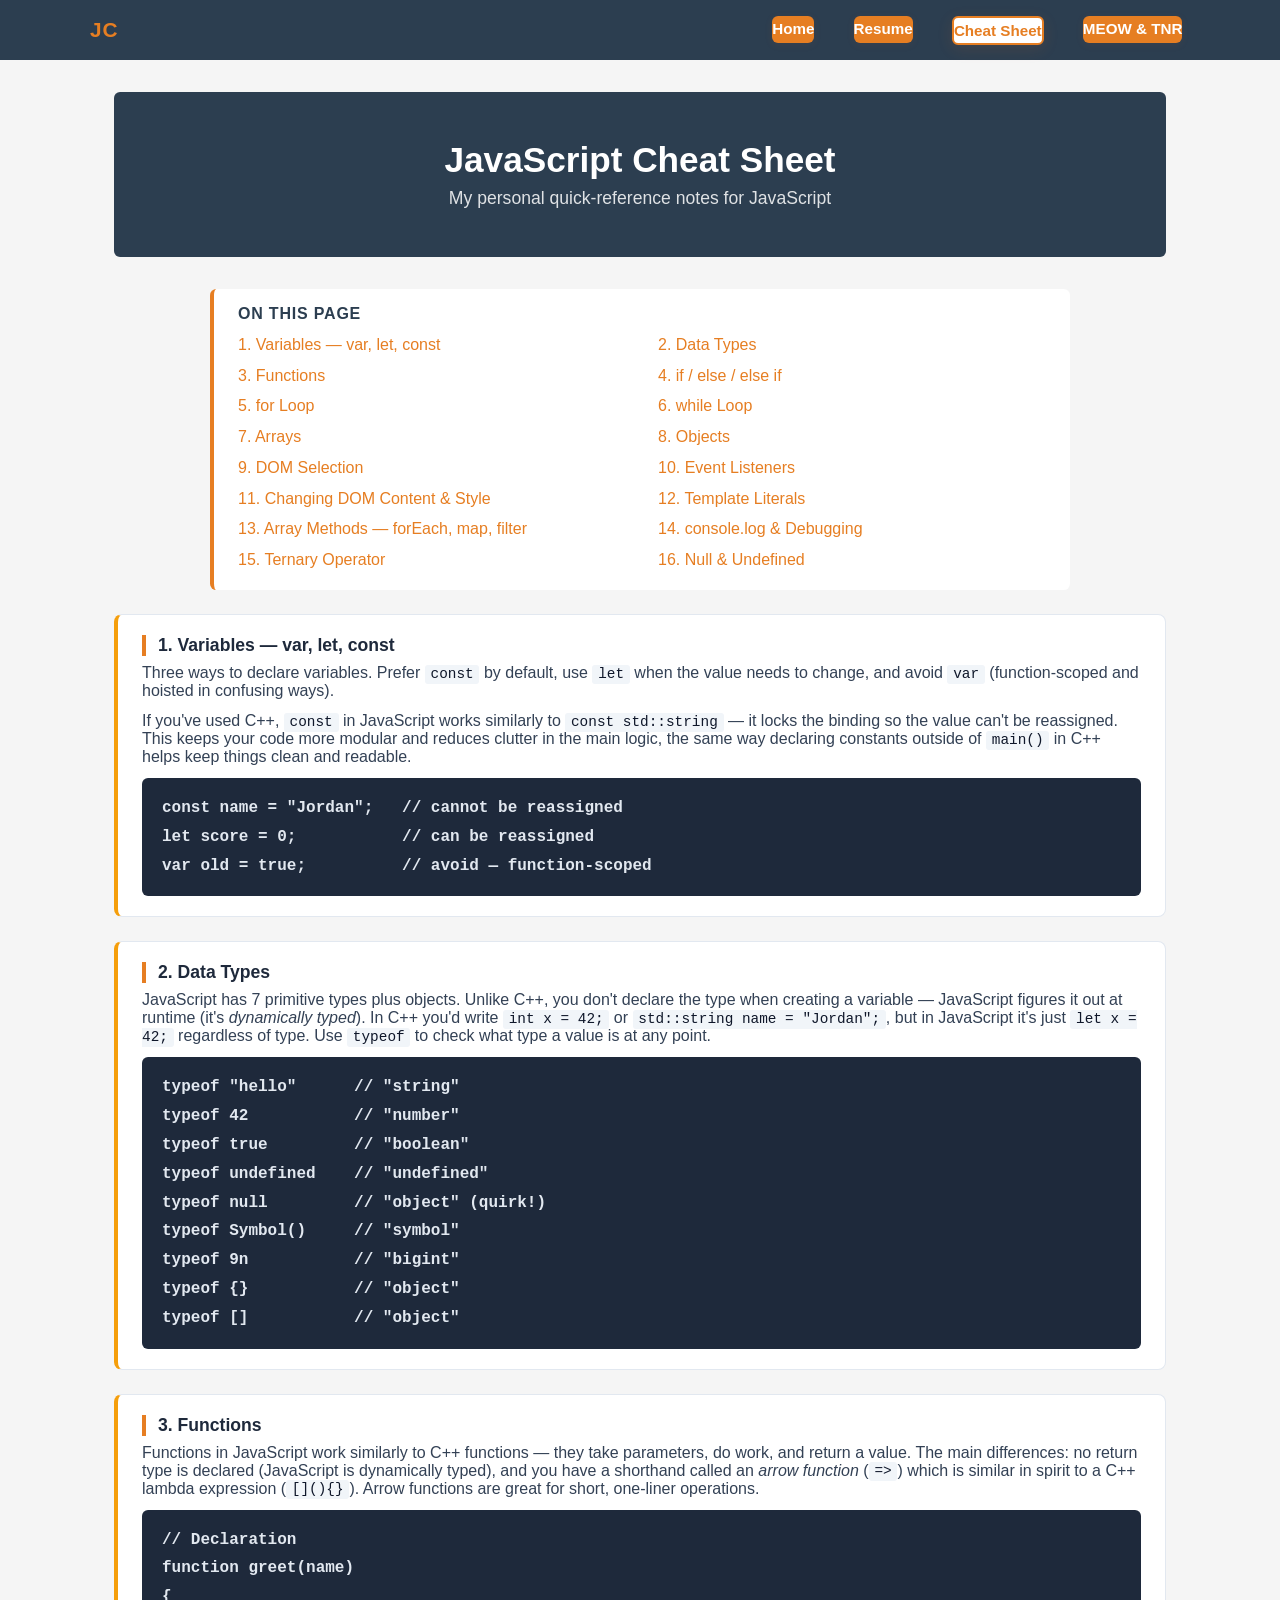
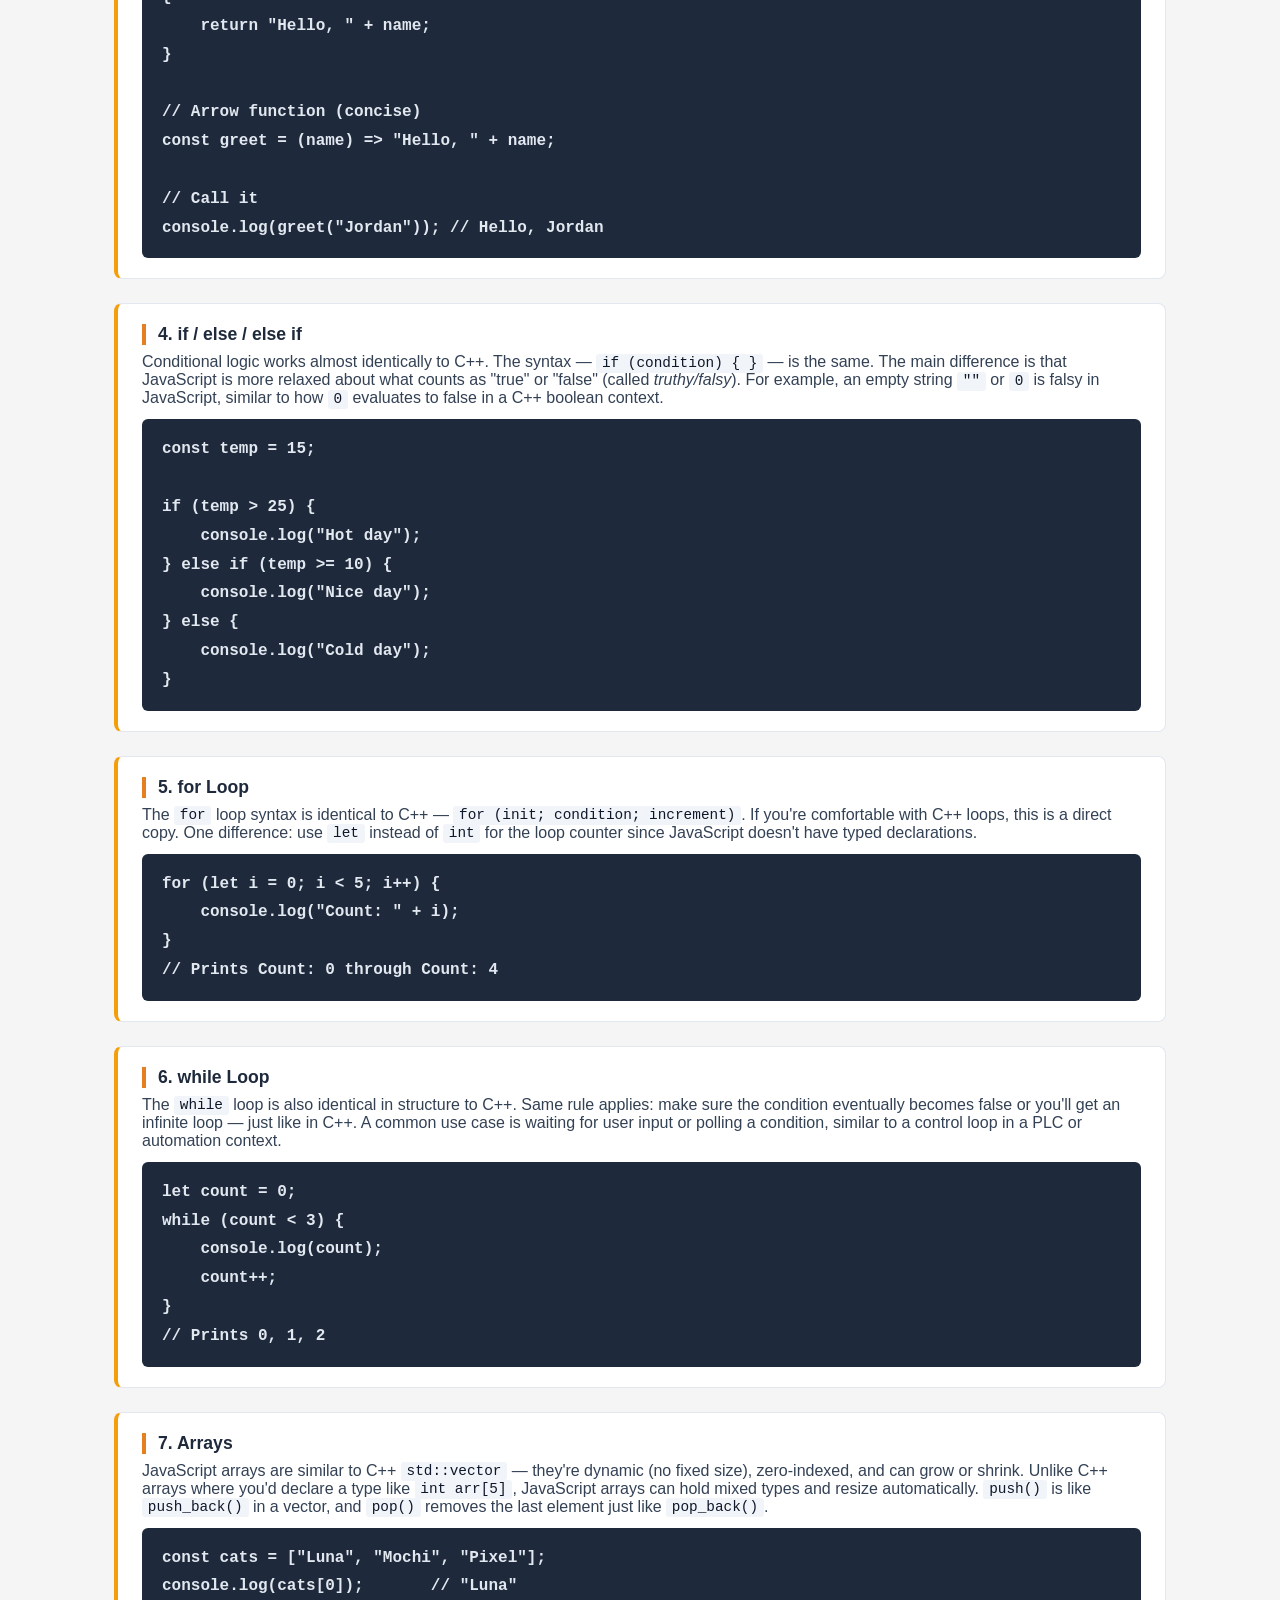
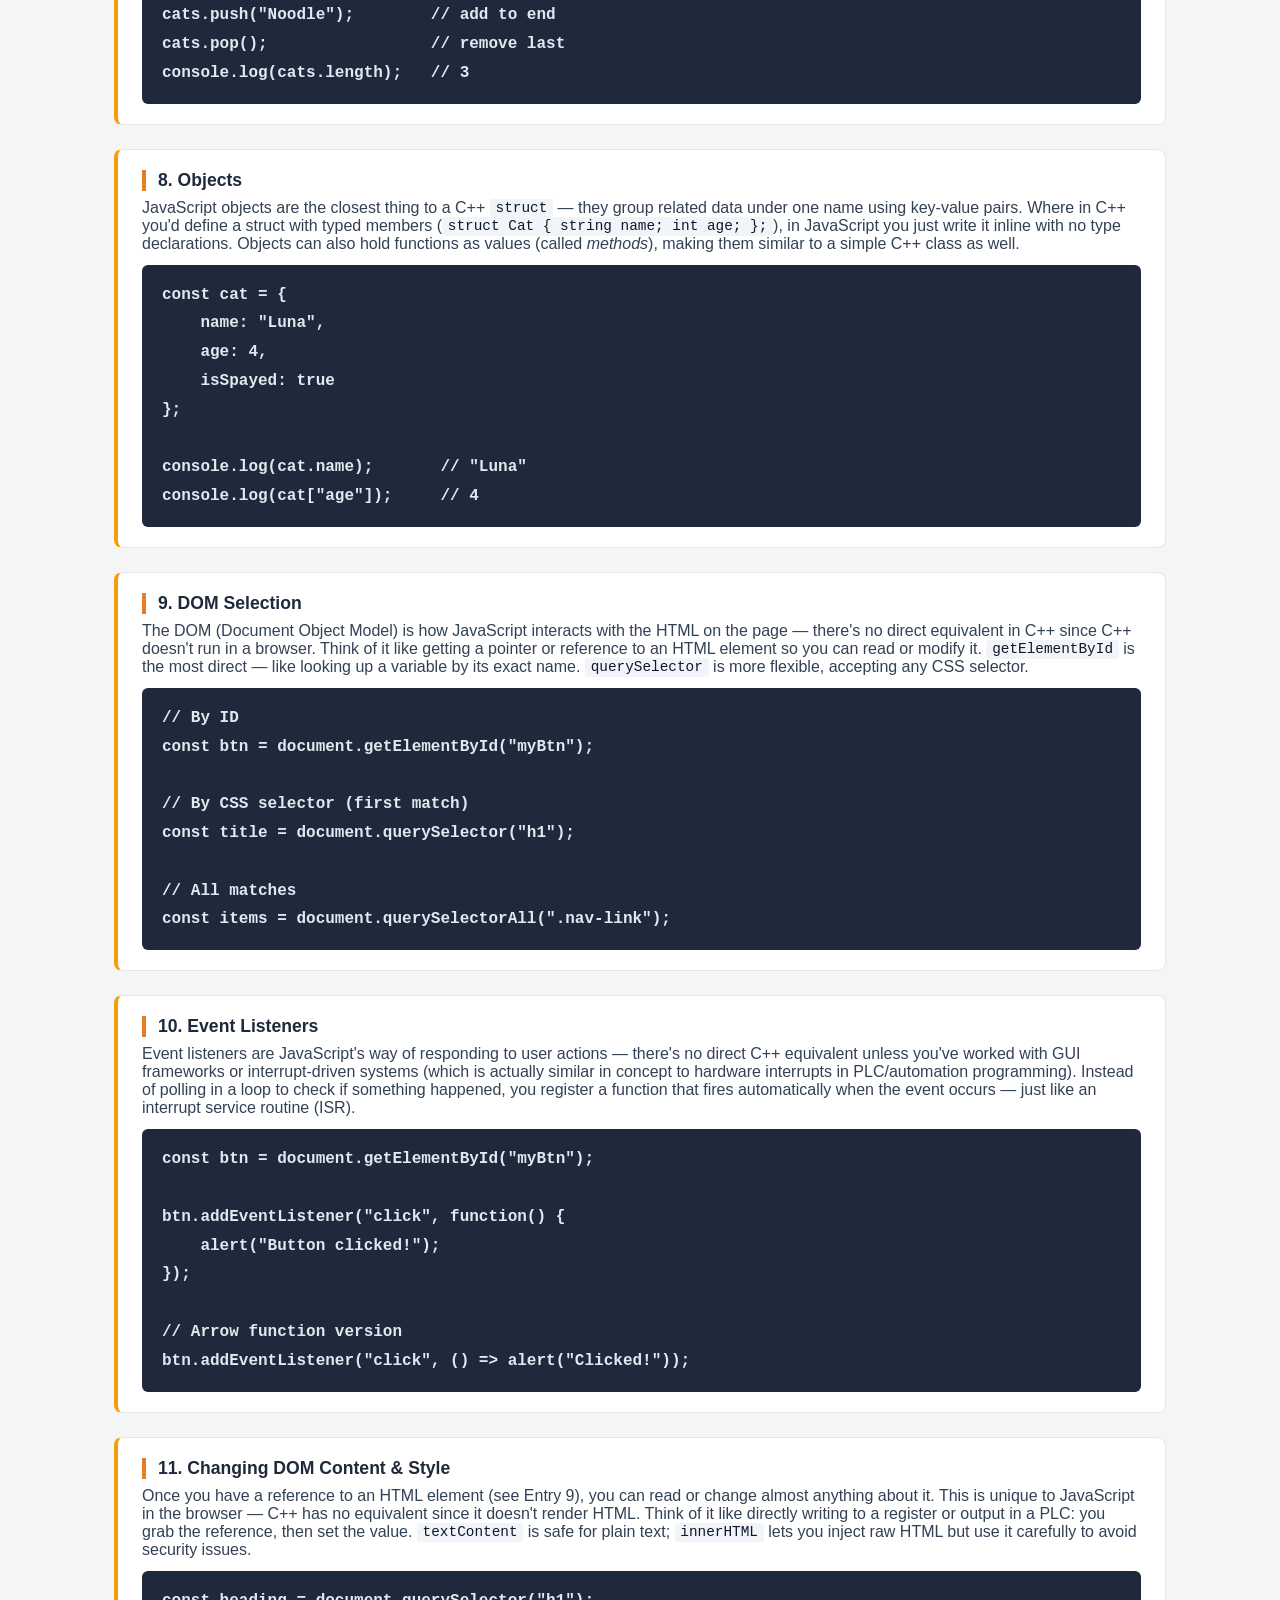
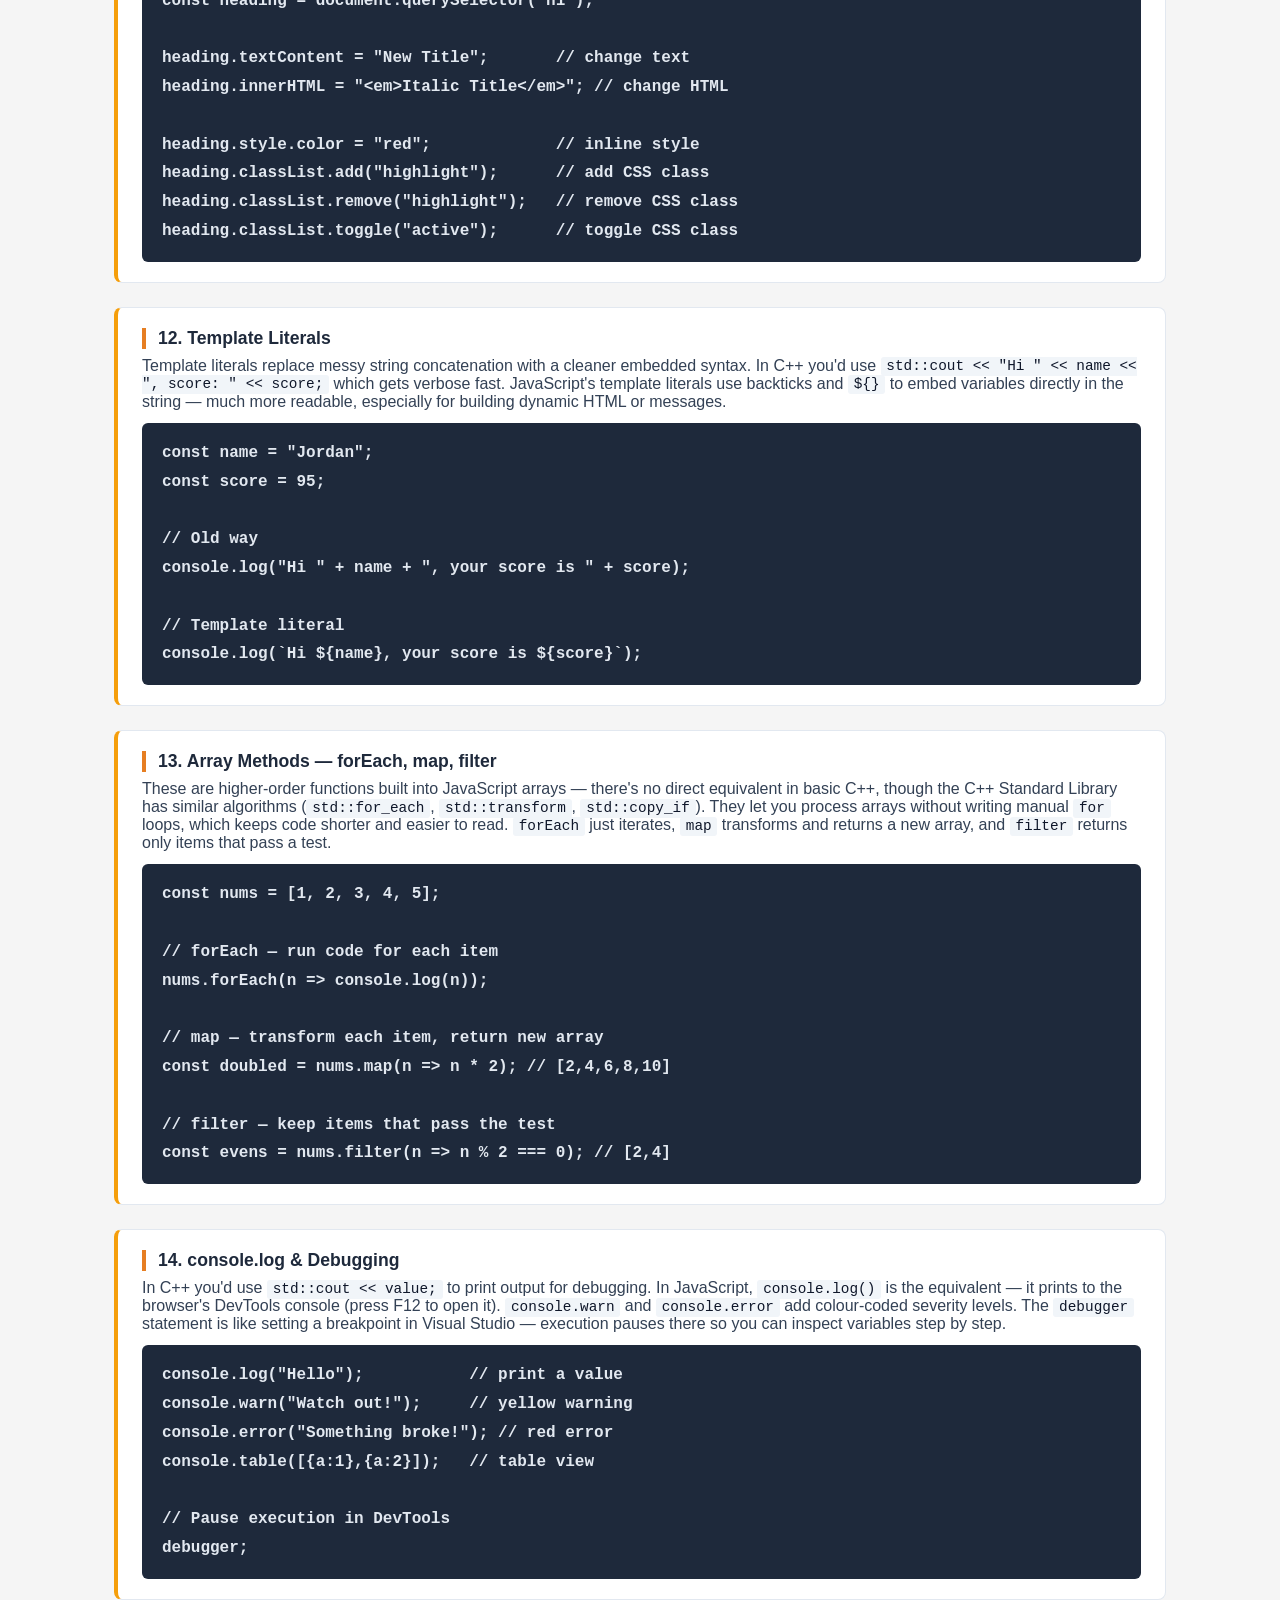
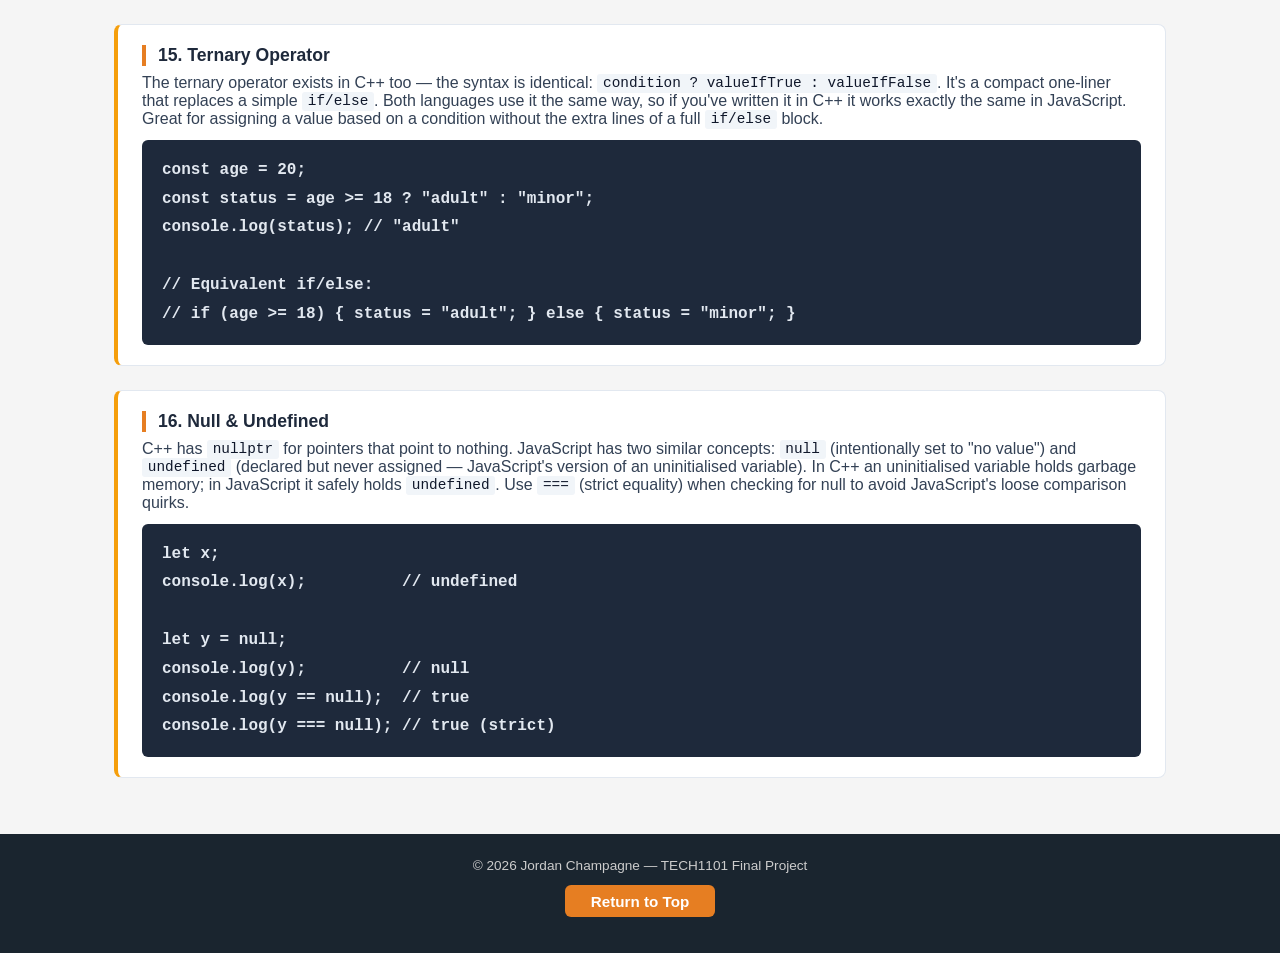
<file: cheatsheet.html>
<!DOCTYPE html>
<!--
    File:        cheatsheet.html
    Author:      Jordan Champagne (Student ID: JC484889)
    Course:      TECH1101 — Web and Internet Fundamentals
    Institution: Bow Valley College
    Date:        April 2026
    Description: JavaScript Cheat Sheet page — a personal quick-reference covering
                 16 JavaScript topics with code snippets and C++ comparisons.
                 Includes a linked table of contents with smooth-scroll anchors.
    AI Assistance: GitHub Copilot used for code suggestions and debugging support.
-->
<html lang="en">
<head>
    <meta charset="UTF-8">
    <meta name="viewport" content="width=device-width, initial-scale=1.0">
    <title>Cheat Sheet | Jordan's Portfolio</title>
    <link rel="stylesheet" href="css/style.css">
</head>
<body>

    <!-- ===== Navigation ===== -->
    <nav>
        <div class="nav-container">
            <a href="index.html" class="nav-logo">JC</a>

            <button id="nav-toggle" class="nav-toggle" aria-label="Toggle navigation" aria-expanded="false">
                <span></span>
                <span></span>
                <span></span>
            </button>

            <ul id="nav-links" class="nav-links">
                <li><a href="index.html">Home</a></li>
                <li><a href="resume.html">Resume</a></li>
                <li><a href="cheatsheet.html">Cheat Sheet</a></li>
                <li><a href="meow-tnr.html">MEOW &amp; TNR</a></li>
            </ul>
        </div>
    </nav>

    <!-- ===== Main Content ===== -->
    <main>
        <div class="page-hero">
            <h1>JavaScript Cheat Sheet</h1>
            <p>My personal quick-reference notes for JavaScript</p>
        </div>

        <!-- ---- Table of Contents ---- -->
        <nav class="page-toc" aria-label="Page sections">
            <h2>On This Page</h2>
            <ul>
                <li><a href="#s1">1. Variables — var, let, const</a></li>
                <li><a href="#s2">2. Data Types</a></li>
                <li><a href="#s3">3. Functions</a></li>
                <li><a href="#s4">4. if / else / else if</a></li>
                <li><a href="#s5">5. for Loop</a></li>
                <li><a href="#s6">6. while Loop</a></li>
                <li><a href="#s7">7. Arrays</a></li>
                <li><a href="#s8">8. Objects</a></li>
                <li><a href="#s9">9. DOM Selection</a></li>
                <li><a href="#s10">10. Event Listeners</a></li>
                <li><a href="#s11">11. Changing DOM Content &amp; Style</a></li>
                <li><a href="#s12">12. Template Literals</a></li>
                <li><a href="#s13">13. Array Methods — forEach, map, filter</a></li>
                <li><a href="#s14">14. console.log &amp; Debugging</a></li>
                <li><a href="#s15">15. Ternary Operator</a></li>
                <li><a href="#s16">16. Null &amp; Undefined</a></li>
            </ul>
        </nav>

        <!-- Section 1: Variables (var, let, const) -->
        <section id="s1" class="cheat-entry">
            <h2>1. Variables — var, let, const</h2>
            <p>Three ways to declare variables. Prefer <code>const</code> by default, use <code>let</code> when the value needs to change, and avoid <code>var</code> (function-scoped and hoisted in confusing ways).</p>
            <p>If you've used C++, <code>const</code> in JavaScript works similarly to <code>const std::string</code> — it locks the binding so the value can't be reassigned. This keeps your code more modular and reduces clutter in the main logic, the same way declaring constants outside of <code>main()</code> in C++ helps keep things clean and readable.</p>
            <pre><code>const name = "Jordan";   // cannot be reassigned
let score = 0;           // can be reassigned
var old = true;          // avoid — function-scoped</code></pre>
        </section>

        <!-- Section 2: Data Types -->
        <section id="s2" class="cheat-entry">
            <h2>2. Data Types</h2>
            <p>JavaScript has 7 primitive types plus objects. Unlike C++, you don't declare the type when creating a variable — JavaScript figures it out at runtime (it's <em>dynamically typed</em>). In C++ you'd write <code>int x = 42;</code> or <code>std::string name = "Jordan";</code>, but in JavaScript it's just <code>let x = 42;</code> regardless of type. Use <code>typeof</code> to check what type a value is at any point.</p>
            <pre><code>typeof "hello"      // "string"
typeof 42           // "number"
typeof true         // "boolean"
typeof undefined    // "undefined"
typeof null         // "object" (quirk!)
typeof Symbol()     // "symbol"
typeof 9n           // "bigint"
typeof {}           // "object"
typeof []           // "object"</code></pre>
        </section>

        <!-- Section 3: Functions -->
        <section id="s3" class="cheat-entry">
            <h2>3. Functions</h2>
            <p>Functions in JavaScript work similarly to C++ functions — they take parameters, do work, and return a value. The main differences: no return type is declared (JavaScript is dynamically typed), and you have a shorthand called an <em>arrow function</em> (<code>=&gt;</code>) which is similar in spirit to a C++ lambda expression (<code>[](){}</code>). Arrow functions are great for short, one-liner operations.</p>
<pre><code>// Declaration
function greet(name) 
{
    return "Hello, " + name;
}

// Arrow function (concise)
const greet = (name) =&gt; "Hello, " + name;

// Call it
console.log(greet("Jordan")); // Hello, Jordan
</code></pre>
        </section>

        <!-- Section 4: if / else / else if -->
        <section id="s4" class="cheat-entry">
            <h2>4. if / else / else if</h2>
            <p>Conditional logic works almost identically to C++. The syntax — <code>if (condition) { }</code> — is the same. The main difference is that JavaScript is more relaxed about what counts as "true" or "false" (called <em>truthy/falsy</em>). For example, an empty string <code>""</code> or <code>0</code> is falsy in JavaScript, similar to how <code>0</code> evaluates to false in a C++ boolean context.</p>
            <pre><code>const temp = 15;

if (temp > 25) {
    console.log("Hot day");
} else if (temp >= 10) {
    console.log("Nice day");
} else {
    console.log("Cold day");
}</code></pre>
        </section>

        <!-- Section 5: for Loop -->
        <section id="s5" class="cheat-entry">
            <h2>5. for Loop</h2>
            <p>The <code>for</code> loop syntax is identical to C++ — <code>for (init; condition; increment)</code>. If you're comfortable with C++ loops, this is a direct copy. One difference: use <code>let</code> instead of <code>int</code> for the loop counter since JavaScript doesn't have typed declarations.</p>
            <pre><code>for (let i = 0; i &lt; 5; i++) {
    console.log("Count: " + i);
}
// Prints Count: 0 through Count: 4</code></pre>
        </section>

        <!-- Section 6: while Loop -->
        <section id="s6" class="cheat-entry">
            <h2>6. while Loop</h2>
            <p>The <code>while</code> loop is also identical in structure to C++. Same rule applies: make sure the condition eventually becomes false or you'll get an infinite loop — just like in C++. A common use case is waiting for user input or polling a condition, similar to a control loop in a PLC or automation context.</p>
            <pre><code>let count = 0;
while (count &lt; 3) {
    console.log(count);
    count++;
}
// Prints 0, 1, 2</code></pre>
        </section>

        <!-- Section 7: Arrays -->
        <section id="s7" class="cheat-entry">
            <h2>7. Arrays</h2>
            <p>JavaScript arrays are similar to C++ <code>std::vector</code> — they're dynamic (no fixed size), zero-indexed, and can grow or shrink. Unlike C++ arrays where you'd declare a type like <code>int arr[5]</code>, JavaScript arrays can hold mixed types and resize automatically. <code>push()</code> is like <code>push_back()</code> in a vector, and <code>pop()</code> removes the last element just like <code>pop_back()</code>.</p>
            <pre><code>const cats = ["Luna", "Mochi", "Pixel"];
console.log(cats[0]);       // "Luna"
cats.push("Noodle");        // add to end
cats.pop();                 // remove last
console.log(cats.length);   // 3</code></pre>
        </section>

        <!-- Section 8: Objects -->
        <section id="s8" class="cheat-entry">
            <h2>8. Objects</h2>
            <p>JavaScript objects are the closest thing to a C++ <code>struct</code> — they group related data under one name using key-value pairs. Where in C++ you'd define a struct with typed members (<code>struct Cat { string name; int age; };</code>), in JavaScript you just write it inline with no type declarations. Objects can also hold functions as values (called <em>methods</em>), making them similar to a simple C++ class as well.</p>
            <pre><code>const cat = {
    name: "Luna",
    age: 4,
    isSpayed: true
};

console.log(cat.name);       // "Luna"
console.log(cat["age"]);     // 4</code></pre>
        </section>

        <!-- Section 9: DOM Selection -->
        <section id="s9" class="cheat-entry">
            <h2>9. DOM Selection</h2>
            <p>The DOM (Document Object Model) is how JavaScript interacts with the HTML on the page — there's no direct equivalent in C++ since C++ doesn't run in a browser. Think of it like getting a pointer or reference to an HTML element so you can read or modify it. <code>getElementById</code> is the most direct — like looking up a variable by its exact name. <code>querySelector</code> is more flexible, accepting any CSS selector.</p>
            <pre><code>// By ID
const btn = document.getElementById("myBtn");

// By CSS selector (first match)
const title = document.querySelector("h1");

// All matches
const items = document.querySelectorAll(".nav-link");</code></pre>
        </section>

        <!-- Section 10: Event Listeners -->
        <section id="s10" class="cheat-entry">
            <h2>10. Event Listeners</h2>
            <p>Event listeners are JavaScript's way of responding to user actions — there's no direct C++ equivalent unless you've worked with GUI frameworks or interrupt-driven systems (which is actually similar in concept to hardware interrupts in PLC/automation programming). Instead of polling in a loop to check if something happened, you register a function that fires automatically when the event occurs — just like an interrupt service routine (ISR).</p>
            <pre><code>const btn = document.getElementById("myBtn");

btn.addEventListener("click", function() {
    alert("Button clicked!");
});

// Arrow function version
btn.addEventListener("click", () => alert("Clicked!"));</code></pre>
        </section>

        <!-- Section 11: Changing DOM Content & Style -->
        <section id="s11" class="cheat-entry">
            <h2>11. Changing DOM Content &amp; Style</h2>
            <p>Once you have a reference to an HTML element (see Entry 9), you can read or change almost anything about it. This is unique to JavaScript in the browser — C++ has no equivalent since it doesn't render HTML. Think of it like directly writing to a register or output in a PLC: you grab the reference, then set the value. <code>textContent</code> is safe for plain text; <code>innerHTML</code> lets you inject raw HTML but use it carefully to avoid security issues.</p>
            <pre><code>const heading = document.querySelector("h1");

heading.textContent = "New Title";       // change text
heading.innerHTML = "&lt;em&gt;Italic Title&lt;/em&gt;"; // change HTML

heading.style.color = "red";             // inline style
heading.classList.add("highlight");      // add CSS class
heading.classList.remove("highlight");   // remove CSS class
heading.classList.toggle("active");      // toggle CSS class</code></pre>
        </section>

        <!-- Section 12: Template Literals -->
        <section id="s12" class="cheat-entry">
            <h2>12. Template Literals</h2>
            <p>Template literals replace messy string concatenation with a cleaner embedded syntax. In C++ you'd use <code>std::cout &lt;&lt; "Hi " &lt;&lt; name &lt;&lt; ", score: " &lt;&lt; score;</code> which gets verbose fast. JavaScript's template literals use backticks and <code>${}</code> to embed variables directly in the string — much more readable, especially for building dynamic HTML or messages.</p>
            <pre><code>const name = "Jordan";
const score = 95;

// Old way
console.log("Hi " + name + ", your score is " + score);

// Template literal
console.log(`Hi ${name}, your score is ${score}`);</code></pre>
        </section>

        <!-- Section 13: Array Methods (forEach, map, filter) -->
        <section id="s13" class="cheat-entry">
            <h2>13. Array Methods — forEach, map, filter</h2>
            <p>These are higher-order functions built into JavaScript arrays — there's no direct equivalent in basic C++, though the C++ Standard Library has similar algorithms (<code>std::for_each</code>, <code>std::transform</code>, <code>std::copy_if</code>). They let you process arrays without writing manual <code>for</code> loops, which keeps code shorter and easier to read. <code>forEach</code> just iterates, <code>map</code> transforms and returns a new array, and <code>filter</code> returns only items that pass a test.</p>
            <pre><code>const nums = [1, 2, 3, 4, 5];

// forEach — run code for each item
nums.forEach(n => console.log(n));

// map — transform each item, return new array
const doubled = nums.map(n => n * 2); // [2,4,6,8,10]

// filter — keep items that pass the test
const evens = nums.filter(n => n % 2 === 0); // [2,4]</code></pre>
        </section>

        <!-- Section 14: console.log & Debugging -->
        <section id="s14" class="cheat-entry">
            <h2>14. console.log &amp; Debugging</h2>
            <p>In C++ you'd use <code>std::cout &lt;&lt; value;</code> to print output for debugging. In JavaScript, <code>console.log()</code> is the equivalent — it prints to the browser's DevTools console (press F12 to open it). <code>console.warn</code> and <code>console.error</code> add colour-coded severity levels. The <code>debugger</code> statement is like setting a breakpoint in Visual Studio — execution pauses there so you can inspect variables step by step.</p>
            <pre><code>console.log("Hello");           // print a value
console.warn("Watch out!");     // yellow warning
console.error("Something broke!"); // red error
console.table([{a:1},{a:2}]);   // table view

// Pause execution in DevTools
debugger;</code></pre>
        </section>

        <!-- Section 15: Ternary Operator -->
        <section id="s15" class="cheat-entry">
            <h2>15. Ternary Operator</h2>
            <p>The ternary operator exists in C++ too — the syntax is identical: <code>condition ? valueIfTrue : valueIfFalse</code>. It's a compact one-liner that replaces a simple <code>if/else</code>. Both languages use it the same way, so if you've written it in C++ it works exactly the same in JavaScript. Great for assigning a value based on a condition without the extra lines of a full <code>if/else</code> block.</p>
            <pre><code>const age = 20;
const status = age >= 18 ? "adult" : "minor";
console.log(status); // "adult"

// Equivalent if/else:
// if (age >= 18) { status = "adult"; } else { status = "minor"; }</code></pre>
        </section>

        <!-- Section 16: Null & Undefined -->
        <section id="s16" class="cheat-entry">
            <h2>16. Null &amp; Undefined</h2>
            <p>C++ has <code>nullptr</code> for pointers that point to nothing. JavaScript has two similar concepts: <code>null</code> (intentionally set to "no value") and <code>undefined</code> (declared but never assigned — JavaScript's version of an uninitialised variable). In C++ an uninitialised variable holds garbage memory; in JavaScript it safely holds <code>undefined</code>. Use <code>===</code> (strict equality) when checking for null to avoid JavaScript's loose comparison quirks.</p>
            <pre><code>let x;
console.log(x);          // undefined

let y = null;
console.log(y);          // null
console.log(y == null);  // true
console.log(y === null); // true (strict)</code></pre>
        </section>

    </main>

    <!-- ===== Footer ===== -->
    <footer>
        <p>&copy; 2026 Jordan Champagne — TECH1101 Final Project</p>
        <button onclick="window.scrollTo({top: 0, behavior: 'smooth'});" class="return-top-btn">Return to Top</button>
    </footer>

    <!-- Floating back-to-top button -->
    <button id="float-top-btn" onclick="window.scrollTo({top:0,behavior:'smooth'})" aria-label="Back to top">&#8679; Top</button>

    <script src="js/main.js"></script>
</body>
</html>
</file>
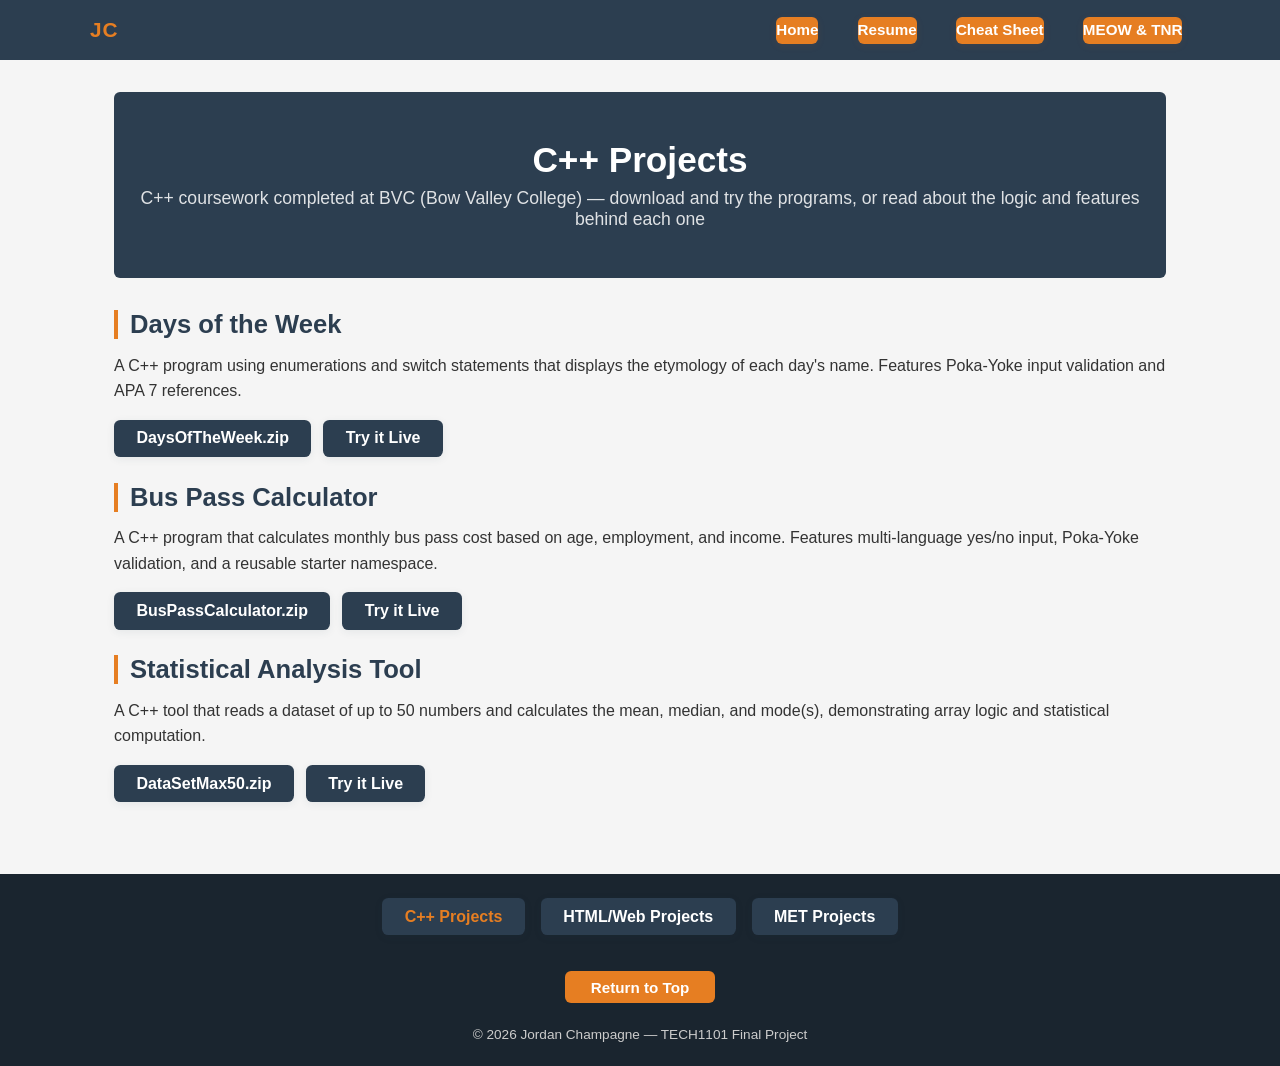
<file: cpp-projects.html>
<!DOCTYPE html>
<!--
    File:        cpp-projects.html
    Author:      Jordan Champagne (Student ID: JC484889)
    Course:      TECH1101 — Web and Internet Fundamentals
    Institution: Bow Valley College
    Date:        April 2026
    Description: C++ Projects page listing downloadable C++ programs completed
                 at Bow Valley College. Includes project descriptions and
                 download links for each program.
    AI Assistance: GitHub Copilot used for code suggestions and debugging support.
-->
<html lang="en">
<head>
    <meta charset="UTF-8">
    <meta name="viewport" content="width=device-width, initial-scale=1.0">
    <title>C++ Projects | Jordan's Portfolio</title>
    <link rel="stylesheet" href="css/style.css">
</head>
<body>
    <nav>
        <div class="nav-container">
            <a href="index.html" class="nav-logo">JC</a>

            <button id="nav-toggle" class="nav-toggle" aria-label="Toggle navigation" aria-expanded="false">
                <span></span>
                <span></span>
                <span></span>
            </button>

            <ul id="nav-links" class="nav-links">
                <li><a href="index.html">Home</a></li>
                <li><a href="resume.html">Resume</a></li>
                <li><a href="cheatsheet.html">Cheat Sheet</a></li>
                <li><a href="meow-tnr.html">MEOW &amp; TNR</a></li>
            </ul>
        </div>
    </nav>
    <main>
        <div class="page-hero">
            <h1>C++ Projects</h1>
            <p>C++ coursework completed at BVC (Bow Valley College) — download and try the programs, or read about the logic and features behind each one</p>
        </div>
        <section class="cpp-projects-list cpp-downloads-list">
            <div class="cpp-project-card">
                <h2>Days of the Week</h2>
                <p>A C++ program using enumerations and switch statements that displays the etymology of each day's name. Features Poka-Yoke input validation and APA 7 references.</p>
                <div style="display:flex;gap:0.75rem;flex-wrap:wrap;margin-top:0.5rem;">
                    <a href="cpp/DaysOfTheWeek.zip" download class="portfolio-btn">DaysOfTheWeek.zip</a>
                    <button class="portfolio-btn" onclick="openDaysTool()">Try it Live</button>
                </div>
            </div>
            <div class="cpp-project-card">
                <h2>Bus Pass Calculator</h2>
                <p>A C++ program that calculates monthly bus pass cost based on age, employment, and income. Features multi-language yes/no input, Poka-Yoke validation, and a reusable starter namespace.</p>
                <div style="display:flex;gap:0.75rem;flex-wrap:wrap;margin-top:0.5rem;">
                    <a href="cpp/BusPassCalculator.zip" download class="portfolio-btn">BusPassCalculator.zip</a>
                    <button class="portfolio-btn" onclick="openBusTool()">Try it Live</button>
                </div>
            </div>
            <div class="cpp-project-card">
                <h2>Statistical Analysis Tool</h2>
                <p>A C++ tool that reads a dataset of up to 50 numbers and calculates the mean, median, and mode(s), demonstrating array logic and statistical computation.</p>
                <div style="display:flex;gap:0.75rem;flex-wrap:wrap;margin-top:0.5rem;">
                    <a href="cpp/DataSetMax50.zip" download class="portfolio-btn">DataSetMax50.zip</a>
                    <button class="portfolio-btn" onclick="openStatsTool()">Try it Live</button>
                </div>
            </div>
        </section>
    </main>

    <!-- ===== Statistical Analysis Tool Modal ===== -->
    <div id="stats-overlay" role="dialog" aria-modal="true" aria-labelledby="stats-title"
         style="display:none;position:fixed;inset:0;background:rgba(0,0,0,0.65);z-index:1000;overflow-y:auto;">
        <div style="background:#2c3e50;color:#ffffff;border:2px solid #e67e22;border-radius:12px;
                    max-width:540px;width:90%;margin:3rem auto;padding:2rem;position:relative;">
            <button onclick="closeStatsTool()" aria-label="Close"
                    style="position:absolute;top:0.75rem;right:1rem;background:none;border:none;
                           color:#ffffff;font-size:1.5rem;cursor:pointer;line-height:1;">&times;</button>
            <h2 id="stats-title" style="margin-top:0;margin-bottom:0.5rem;color:#e67e22;">Statistical Analysis Tool</h2>
            <p style="font-size:0.9rem;color:#cccccc;margin-top:0;margin-bottom:1.5rem;">
                Same logic as the C++ program &mdash; runs in your browser.
            </p>

            <!-- Step 1: choose dataset size -->
            <div id="stats-step1">
                <label for="stats-count" style="display:block;margin-bottom:0.75rem;font-size:1rem;">
                    How many elements in the dataset? (1–50)
                </label>
                <input id="stats-count" type="number" min="1" max="50"
                       style="width:80px;padding:0.5rem;border-radius:6px;border:1px solid #e67e22;
                              background:#1a252f;color:#ffffff;font-size:1rem;">
                <button class="portfolio-btn" style="margin-left:0.75rem;" onclick="statsStep2()">Next</button>
                <p id="stats-err1" style="color:#ff6b6b;margin:0.75rem 0 0;min-height:1.4em;"></p>
            </div>

            <!-- Step 2: enter values -->
            <div id="stats-step2" style="display:none;">
                <p id="stats-values-label" style="margin-bottom:0.75rem;font-size:1rem;"></p>
                <div id="stats-inputs" style="display:grid;grid-template-columns:repeat(auto-fill,minmax(80px,1fr));gap:0.6rem;"></div>
                <p id="stats-err2" style="color:#ff6b6b;margin:0.75rem 0 0;min-height:1.4em;"></p>
                <div style="margin-top:1.25rem;display:flex;gap:0.75rem;flex-wrap:wrap;">
                    <button class="portfolio-btn" onclick="statsCalculate()">Analyze</button>
                    <button class="portfolio-btn modal-btn--secondary" onclick="statsReset()">Back</button>
                </div>
            </div>

            <!-- Results -->
            <div id="stats-results" style="display:none;">
                <hr style="border-color:#e67e22;margin:1.25rem 0;">
                <h3 style="color:#e67e22;margin-top:0;margin-bottom:1rem;">Results</h3>
                <table style="width:100%;border-collapse:collapse;font-size:1rem;line-height:2;">
                    <tr>
                        <td style="padding:0.5rem 0.75rem 0.5rem 0;color:#cccccc;width:40%;">Mean (Average)</td>
                        <td id="res-mean" style="font-weight:bold;"></td>
                    </tr>
                    <tr>
                        <td style="padding:0.5rem 0.75rem 0.5rem 0;color:#cccccc;">Median</td>
                        <td id="res-median" style="font-weight:bold;"></td>
                    </tr>
                    <tr>
                        <td style="padding:0.5rem 0.75rem 0.5rem 0;color:#cccccc;">Mode(s)</td>
                        <td id="res-mode" style="font-weight:bold;"></td>
                    </tr>
                </table>
                <p id="res-sorted" style="font-size:0.8rem;color:#aaaaaa;margin-top:1rem;word-break:break-all;"></p>
                <button class="portfolio-btn" style="margin-top:1.25rem;" onclick="statsReset()">Analyze Another Dataset</button>
            </div>
        </div>
    </div>

    <script>
    /* ===== DataSetMax50 — Interactive JS Port ===== */

    function openStatsTool() {
        statsReset();
        document.getElementById('stats-overlay').style.display = 'block';
        document.body.style.overflow = 'hidden';
        document.getElementById('stats-count').focus();
    }

    function closeStatsTool() {
        document.getElementById('stats-overlay').style.display = 'none';
        document.body.style.overflow = '';
    }

    // Close modal when clicking outside the panel
    document.getElementById('stats-overlay').addEventListener('click', function(e) {
        if (e.target === this) closeStatsTool();
    });

    // Allow Enter key on the count input to advance
    document.getElementById('stats-count').addEventListener('keydown', function(e) {
        if (e.key === 'Enter') statsStep2();
    });

    function statsStep2() {
        const countEl = document.getElementById('stats-count');
        const err = document.getElementById('stats-err1');
        const n = parseInt(countEl.value, 10);

        if (isNaN(n) || n < 1 || n > 50) {
            err.textContent = 'Please enter a whole number between 1 and 50.';
            countEl.focus();
            return;
        }
        err.textContent = '';

        // Build numeric input fields for each element
        const container = document.getElementById('stats-inputs');
        container.innerHTML = '';
        for (let i = 1; i <= n; i++) {
            const inp = document.createElement('input');
            inp.type = 'number';
            inp.id = 'sv-' + i;
            inp.placeholder = '#' + i;
            inp.style.cssText = 'padding:0.5rem;border-radius:6px;border:1px solid #e67e22;' +
                                'background:#1a252f;color:#ffffff;font-size:0.95rem;width:100%;box-sizing:border-box;';
            inp.addEventListener('keydown', function(e) {
                if (e.key === 'Enter') {
                    const next = document.getElementById('sv-' + (i + 1));
                    if (next) next.focus(); else statsCalculate();
                }
            });
            container.appendChild(inp);
        }

        document.getElementById('stats-values-label').textContent =
            'Enter ' + n + ' value' + (n > 1 ? 's' : '') + ':';
        document.getElementById('stats-step1').style.display = 'none';
        document.getElementById('stats-step2').style.display = 'block';
        document.getElementById('sv-1').focus();
    }

    function statsCalculate() {
        const container = document.getElementById('stats-inputs');
        const inputs = container.querySelectorAll('input');
        const data = [];
        const err = document.getElementById('stats-err2');

        for (let i = 0; i < inputs.length; i++) {
            const val = parseFloat(inputs[i].value);
            if (inputs[i].value.trim() === '' || isNaN(val)) {
                err.textContent = 'Please fill in all fields with valid numbers.';
                inputs[i].focus();
                return;
            }
            data.push(val);
        }
        err.textContent = '';

        // Sort for median and mode (mirrors the C++ std::sort)
        const sorted = [...data].sort((a, b) => a - b);
        const n = sorted.length;

        // Mean
        const sum = sorted.reduce((acc, v) => acc + v, 0);
        const mean = sum / n;

        // Median
        let median;
        if (n % 2 !== 0) {
            median = sorted[Math.floor(n / 2)];
        } else {
            median = (sorted[n / 2 - 1] + sorted[n / 2]) / 2;
        }

        // Mode — mirrors the C++ consecutive-count algorithm
        let currentCount = 1;
        let maxCount = 1;
        let modes = [];

        for (let i = 1; i < sorted.length; i++) {
            if (sorted[i] === sorted[i - 1]) {
                currentCount++;
            } else {
                if (currentCount > maxCount) {
                    maxCount = currentCount;
                    modes = [sorted[i - 1]];
                } else if (currentCount === maxCount) {
                    modes.push(sorted[i - 1]);
                }
                currentCount = 1;
            }
        }
        // Check last value
        if (currentCount > maxCount) {
            maxCount = currentCount;
            modes = [sorted[sorted.length - 1]];
        } else if (currentCount === maxCount) {
            modes.push(sorted[sorted.length - 1]);
        }

        const uniqueModes = [...new Set(modes)];
        let modeStr = 'none';
        if (maxCount > 1 && uniqueModes.length > 0) {
            modeStr = uniqueModes.length > 1
                ? `multimodal: ${uniqueModes.join(', ')}`
                : String(uniqueModes[0]);
        }

        // Display results
        document.getElementById('res-mean').textContent   = mean % 1 === 0 ? mean : mean.toFixed(4).replace(/\.?0+$/, '');
        document.getElementById('res-median').textContent = median % 1 === 0 ? median : median.toFixed(4).replace(/\.?0+$/, '');
        document.getElementById('res-mode').textContent   = modeStr;
        document.getElementById('res-sorted').textContent = 'Sorted: [' + sorted.join(', ') + ']';

        document.getElementById('stats-step2').style.display  = 'none';
        document.getElementById('stats-results').style.display = 'block';
    }

    function statsReset() {
        document.getElementById('stats-step1').style.display   = 'block';
        document.getElementById('stats-step2').style.display   = 'none';
        document.getElementById('stats-results').style.display = 'none';
        document.getElementById('stats-count').value = '';
        document.getElementById('stats-err1').textContent = '';
        document.getElementById('stats-err2').textContent = '';
        document.getElementById('stats-inputs').innerHTML = '';
    }
    </script>
    <footer>
        <div class="portfolio-nav-btns" style="display:flex;gap:1rem;justify-content:center;margin-bottom:1.5rem;">
            <a href="cpp-projects.html" class="portfolio-btn portfolio-btn--active">C++ Projects</a>
            <a href="html-projects.html" class="portfolio-btn">HTML/Web Projects</a>
            <a href="met-projects.html" class="portfolio-btn">MET Projects</a>
        </div>
        <button onclick="window.scrollTo({top: 0, behavior: 'smooth'});" class="return-top-btn">Return to Top</button>
        <p>&copy; 2026 Jordan Champagne — TECH1101 Final Project</p>
    </footer>
    <script src="js/main.js"></script>

    <style>
    /* ── Days of the Week calendar strip — responsive ── */
    #days-picker button .day-abbrev { color: #e67e22; }
    #days-picker button.day-selected { background: #e67e22 !important; color: #ffffff !important; }
    #days-picker button.day-selected .day-abbrev { color: #ffffff; }

    /* Bus Pass yes/no controls */
    .bus-yn-group {
        display: grid;
        grid-template-columns: 1fr 1fr;
        gap: 0.75rem;
        margin-top: 0.25rem;
    }

    .bus-yn-btn {
        background: #e67e22;
        color: #ffffff;
        border: 2px solid #e67e22;
        border-radius: 8px;
        padding: 0.65rem 0.5rem;
        font-size: 1rem;
        font-weight: 700;
        cursor: pointer;
        transition: background 0.2s, color 0.2s, border-color 0.2s, transform 0.1s;
    }

    .bus-yn-btn:hover,
    .bus-yn-btn:focus-visible {
        background: #ffffff;
        color: #e67e22;
        border-color: #e67e22;
        outline: none;
    }

    .bus-yn-btn:active {
        transform: translateY(1px);
    }

    .bus-modal-panel {
        max-width: 620px;
    }

    .bus-rules-table {
        table-layout: fixed;
    }

    .bus-rules-table th,
    .bus-rules-table td {
        vertical-align: top;
    }

    .bus-rules-table th:nth-child(1),
    .bus-rules-table td:nth-child(1) {
        width: 26%;
        white-space: nowrap;
    }

    .bus-rules-table th:nth-child(3),
    .bus-rules-table td:nth-child(3) {
        width: 18%;
        white-space: nowrap;
        text-align: right;
    }

    /* Secondary/back modal buttons — outlined orange, no fill */
    .modal-btn--secondary {
        background: transparent !important;
        border: 2px solid #e67e22 !important;
        color: #e67e22 !important;
    }
    .modal-btn--secondary:hover {
        background: #e67e22 !important;
        color: #2c3e50 !important;
    }

    /* Modal action buttons (Next, Analyze, Calculate Again, etc.) — match filled orange Yes/No style */
    #bus-overlay .portfolio-btn,
    #stats-overlay .portfolio-btn,
    #days-overlay .portfolio-btn {
        background: #e67e22;
        border: 2px solid #e67e22;
        color: #ffffff;
    }
    #bus-overlay .portfolio-btn:hover,
    #stats-overlay .portfolio-btn:hover,
    #days-overlay .portfolio-btn:hover {
        background: #ffffff;
        color: #e67e22 !important;
    }

    /* Secondary button hover — must come after scoped rule to win the specificity battle */
    #bus-overlay .modal-btn--secondary:hover,
    #stats-overlay .modal-btn--secondary:hover,
    #days-overlay .modal-btn--secondary:hover {
        background: #e67e22 !important;
        color: #2c3e50 !important;
    }

    /* Tighten cells on narrow viewports */
    @media (max-width: 480px) {
        #days-picker button { padding: 0.5rem 0.1rem; }
        #days-picker button .day-abbrev { font-size: 0.55rem; }
        #days-picker button .day-num   { font-size: 0.9rem; }
        .bus-yn-btn { padding: 0.6rem 0.35rem; font-size: 0.95rem; }
        .bus-modal-panel { max-width: 96%; padding: 1.25rem !important; }
        .bus-rules-table th:nth-child(1),
        .bus-rules-table td:nth-child(1) { white-space: normal; }
    }
    </style>

    <!-- ===== Bus Pass Calculator Modal ===== -->
    <div id="bus-overlay" role="dialog" aria-modal="true" aria-labelledby="bus-title"
         style="display:none;position:fixed;inset:0;background:rgba(0,0,0,0.65);z-index:1000;overflow-y:auto;">
        <div class="bus-modal-panel" style="background:#2c3e50;color:#ffffff;border:2px solid #e67e22;border-radius:12px;
                width:90%;margin:3rem auto;padding:2rem;position:relative;">
            <button onclick="closeBusTool()" aria-label="Close"
                    style="position:absolute;top:0.75rem;right:1rem;background:none;border:none;
                           color:#ffffff;font-size:1.5rem;cursor:pointer;line-height:1;">&times;</button>
            <h2 id="bus-title" style="margin-top:0;margin-bottom:0.5rem;color:#e67e22;">Bus Pass Price Checker</h2>
            <p style="font-size:0.9rem;color:#cccccc;margin-top:0;margin-bottom:1.5rem;">
                Answer a few quick questions to estimate your monthly bus pass price.
            </p>

            <!-- Pricing criteria: mirrors C++ decision tree -->
            <details style="margin:0 0 1.5rem;border:1px solid #e67e22;border-radius:8px;background:#1a252f;overflow:hidden;">
                <summary style="padding:0.6rem 0.8rem;cursor:pointer;color:#e67e22;font-size:0.88rem;font-weight:700;">
                    View Price Rules
                </summary>
                <div style="padding:0.25rem 0.8rem 0.8rem;overflow-x:auto;">
                    <p style="margin:0.25rem 0 0.6rem;font-size:0.82rem;line-height:1.8;display:flex;flex-wrap:wrap;align-items:center;gap:0.35rem;">
                        <span style="color:#e67e22;font-weight:600;margin-right:0.15rem;">Age key:</span>
                        <span style="background:#1a252f;border:1px solid #e67e22;border-radius:4px;padding:1px 7px;color:#ffffff;">Child 0–5</span>
                        <span style="background:#1a252f;border:1px solid #e67e22;border-radius:4px;padding:1px 7px;color:#ffffff;">Youth 6–17</span>
                        <span style="background:#1a252f;border:1px solid #e67e22;border-radius:4px;padding:1px 7px;color:#ffffff;">Adult 18–64</span>
                        <span style="background:#1a252f;border:1px solid #e67e22;border-radius:4px;padding:1px 7px;color:#ffffff;">Senior 65+</span>
                    </p>
                    <table class="bus-rules-table" style="width:100%;border-collapse:collapse;color:#cccccc;font-size:0.84rem;line-height:1.4;">
                        <thead>
                            <tr style="color:#ffffff;border-bottom:1px solid #e67e22;">
                                <th style="text-align:left;padding:0.45rem 0.25rem;">Age Group</th>
                                <th style="text-align:left;padding:0.45rem 0.25rem;">Applies When</th>
                                <th style="text-align:right;padding:0.45rem 0.25rem;">Monthly Price</th>
                            </tr>
                        </thead>
                        <tbody>
                            <tr><td style="padding:0.35rem 0.25rem;">Child</td><td style="padding:0.35rem 0.25rem;">Any child age 0 to 5</td><td style="padding:0.35rem 0.25rem;text-align:right;">$0</td></tr>
                            <tr><td style="padding:0.35rem 0.25rem;">Adult</td><td style="padding:0.35rem 0.25rem;">Annual income under $15,000</td><td style="padding:0.35rem 0.25rem;text-align:right;">$30</td></tr>
                            <tr><td style="padding:0.35rem 0.25rem;">Senior</td><td style="padding:0.35rem 0.25rem;">Annual income under $15,000</td><td style="padding:0.35rem 0.25rem;text-align:right;">$30</td></tr>
                            <tr><td style="padding:0.35rem 0.25rem;">Youth</td><td style="padding:0.35rem 0.25rem;">Works for the city</td><td style="padding:0.35rem 0.25rem;text-align:right;">$50</td></tr>
                            <tr><td style="padding:0.35rem 0.25rem;">Adult</td><td style="padding:0.35rem 0.25rem;">Income $15,000+ and works for the city</td><td style="padding:0.35rem 0.25rem;text-align:right;">$50</td></tr>
                            <tr><td style="padding:0.35rem 0.25rem;">Senior</td><td style="padding:0.35rem 0.25rem;">Income $15,000+ and works for the city</td><td style="padding:0.35rem 0.25rem;text-align:right;">$50</td></tr>
                            <tr><td style="padding:0.35rem 0.25rem;">Senior</td><td style="padding:0.35rem 0.25rem;">Income $15,000+, not a city employee, and under $30,000</td><td style="padding:0.35rem 0.25rem;text-align:right;">$70</td></tr>
                            <tr><td style="padding:0.35rem 0.25rem;">Youth</td><td style="padding:0.35rem 0.25rem;">Does not work for the city</td><td style="padding:0.35rem 0.25rem;text-align:right;">$80</td></tr>
                            <tr><td style="padding:0.35rem 0.25rem;">Adult</td><td style="padding:0.35rem 0.25rem;">Income $15,000+ and does not work for the city</td><td style="padding:0.35rem 0.25rem;text-align:right;">$100</td></tr>
                            <tr><td style="padding:0.35rem 0.25rem;">Senior</td><td style="padding:0.35rem 0.25rem;">Income $30,000+ and not a city employee</td><td style="padding:0.35rem 0.25rem;text-align:right;">$100</td></tr>
                        </tbody>
                    </table>
                </div>
            </details>

            <!-- Step: age -->
            <div id="bus-step-age">
                <label for="bus-age" style="display:block;margin-bottom:0.75rem;font-size:1rem;">Please enter your age:</label>
                <input id="bus-age" type="number" min="0" max="123"
                       style="width:80px;padding:0.5rem;border-radius:6px;border:1px solid #e67e22;
                              background:#1a252f;color:#ffffff;font-size:1rem;">
                <button class="portfolio-btn" style="margin-left:0.75rem;" onclick="busNextAge()">Next</button>
                <p id="bus-err-age" style="color:#ff6b6b;margin:0.75rem 0 0;min-height:1.4em;"></p>
            </div>

            <!-- Step: city employee -->
            <div id="bus-step-emp" style="display:none;">
                <p style="margin:0.25rem 0 1rem;font-size:1rem;">Do you work for the city?</p>
                <div class="bus-yn-group">
                    <button class="bus-yn-btn" onclick="busAnswerEmp(true)">Yes</button>
                    <button class="bus-yn-btn" onclick="busAnswerEmp(false)">No</button>
                </div>
            </div>

            <!-- Step: income < $15k -->
            <div id="bus-step-15k" style="display:none;">
                <p style="margin:0.25rem 0 1rem;font-size:1rem;">Is your yearly income under $15,000?</p>
                <div class="bus-yn-group">
                    <button class="bus-yn-btn" onclick="busAnswer15k(true)">Yes</button>
                    <button class="bus-yn-btn" onclick="busAnswer15k(false)">No</button>
                </div>
            </div>

            <!-- Step: income < $30k (seniors only) -->
            <div id="bus-step-30k" style="display:none;">
                <p style="margin:0.25rem 0 1rem;font-size:1rem;">Is your yearly income under $30,000?</p>
                <div class="bus-yn-group">
                    <button class="bus-yn-btn" onclick="busAnswer30k(true)">Yes</button>
                    <button class="bus-yn-btn" onclick="busAnswer30k(false)">No</button>
                </div>
            </div>

            <!-- Result -->
            <div id="bus-result" style="display:none;">
                <hr style="border-color:#e67e22;margin:1.25rem 0;">
                <p id="bus-category" style="color:#cccccc;font-size:0.9rem;margin-bottom:0.5rem;"></p>
                <p style="margin:0;font-size:1.1rem;">Estimated monthly bus pass price:
                    <span id="bus-price" style="color:#e67e22;font-size:1.5rem;font-weight:bold;"></span>
                </p>
                <button class="portfolio-btn" style="margin-top:1.5rem;" onclick="busReset()">Calculate Again</button>
            </div>
        </div>
    </div>

    <script>
    /* ===== Bus Pass Calculator — Interactive JS Port (GLA3) ===== */

    let busAge = 0;
    let busIsEmployee = false;
    let busIncomeLow = false;

    function openBusTool() {
        busReset();
        document.getElementById('bus-overlay').style.display = 'block';
        document.body.style.overflow = 'hidden';
        document.getElementById('bus-age').focus();
    }

    function closeBusTool() {
        document.getElementById('bus-overlay').style.display = 'none';
        document.body.style.overflow = '';
    }

    document.getElementById('bus-overlay').addEventListener('click', function(e) {
        if (e.target === this) closeBusTool();
    });

    document.getElementById('bus-age').addEventListener('keydown', function(e) {
        if (e.key === 'Enter') busNextAge();
    });

    function busShow(id) {
        ['bus-step-age','bus-step-emp','bus-step-15k','bus-step-30k','bus-result']
            .forEach(s => document.getElementById(s).style.display = s === id ? 'block' : 'none');
    }

    function busNextAge() {
        const raw = document.getElementById('bus-age').value.trim();
        const val = Number(raw);
        const err = document.getElementById('bus-err-age');
        if (raw === '' || !Number.isInteger(val) || val < 0 || val > 123) {
            err.textContent = 'Please enter a whole-number age (0-123).';
            return;
        }
        err.textContent = '';
        busAge = val;

        // Child — free, no more questions
        if (busAge <= 5) {
            busShowResult('Child (age 0–5)', '$0 / month');
            return;
        }
        // Youth — only need city employee question
        if (busAge < 18) {
            busShow('bus-step-emp');
            return;
        }
        // Adult or Senior — ask income < $15k first
        busShow('bus-step-15k');
    }

    function busAnswerEmp(isEmp) {
        busIsEmployee = isEmp;
        // Only youth reaches this step
        busShowResult(
            'Youth (age 6–17)',
            isEmp ? '$50 / month' : '$80 / month'
        );
    }

    function busAnswer15k(isLow) {
        busIncomeLow = isLow;
        if (isLow) {
            const cat = busAge < 65 ? 'Adult (age 18–64)' : 'Senior (age 65+)';
            busShowResult(cat, '$30 / month');
            return;
        }
        // Not low income — ask city employee
        busShow('bus-step-emp');
        // Swap emp handler based on age group
        document.getElementById('bus-step-emp').dataset.flow = busAge < 65 ? 'adult' : 'senior';
    }

    // Override busAnswerEmp to handle adult/senior flow after 15k question
    const _origAnswerEmp = busAnswerEmp;
    busAnswerEmp = function(isEmp) {
        const flow = document.getElementById('bus-step-emp').dataset.flow;
        if (!flow) { _origAnswerEmp(isEmp); return; }

        busIsEmployee = isEmp;
        if (isEmp) {
            const cat = flow === 'senior' ? 'Senior (age 65+)' : 'Adult (age 18–64)';
            busShowResult(cat, '$50 / month');
            return;
        }
        // Not employee — adult goes straight to $100, senior asks $30k
        if (flow === 'adult') {
            busShowResult('Adult (age 18–64)', '$100 / month');
        } else {
            busShow('bus-step-30k');
        }
    };

    function busAnswer30k(isLow) {
        busShowResult('Senior (age 65+)', isLow ? '$70 / month' : '$100 / month');
    }

    function busShowResult(category, priceStr) {
        document.getElementById('bus-category').textContent = 'Age group: ' + category;
        document.getElementById('bus-price').textContent = priceStr;
        busShow('bus-result');
    }

    function busReset() {
        busAge = 0; busIsEmployee = false; busIncomeLow = false;
        document.getElementById('bus-age').value = '';
        document.getElementById('bus-err-age').textContent = '';
        document.getElementById('bus-step-emp').dataset.flow = '';
        busShow('bus-step-age');
    }
    </script>

    <!-- ===== Days of the Week Tool Modal ===== -->
    <div id="days-overlay" role="dialog" aria-modal="true" aria-labelledby="days-title"
         style="display:none;position:fixed;inset:0;background:rgba(0,0,0,0.65);z-index:1000;overflow-y:auto;">
        <div style="background:#2c3e50;color:#ffffff;border:2px solid #e67e22;border-radius:12px;
                    max-width:560px;width:90%;margin:3rem auto;padding:2rem;position:relative;">
            <button onclick="closeDaysTool()" aria-label="Close"
                    style="position:absolute;top:0.75rem;right:1rem;background:none;border:none;
                           color:#ffffff;font-size:1.5rem;cursor:pointer;line-height:1;">&times;</button>
            <h2 id="days-title" style="margin-top:0;margin-bottom:0.5rem;color:#e67e22;">Days of the Week</h2>
            <p style="font-size:0.9rem;color:#cccccc;margin-top:0;margin-bottom:1.5rem;">
                Select a day to learn where its name comes from.
            </p>

            <!-- Day picker — calendar strip -->
            <div id="days-picker" style="display:grid;grid-template-columns:repeat(7,1fr);border:2px solid #e67e22;border-radius:8px;overflow:hidden;margin-bottom:1.5rem;">
                <button onclick="selectDay(this,0)"
                        style="background:#1a252f;color:#cccccc;border:none;border-right:1px solid #e67e22;padding:0.6rem 0.2rem;cursor:pointer;text-align:center;transition:background 0.15s;">
                    <div class="day-abbrev" style="font-size:0.65rem;text-transform:uppercase;letter-spacing:0.05em;">Sun</div>
                    <div class="day-num" style="font-size:1.1rem;font-weight:bold;margin-top:0.2rem;">1</div>
                </button>
                <button onclick="selectDay(this,1)"
                        style="background:#1a252f;color:#cccccc;border:none;border-right:1px solid #e67e22;padding:0.6rem 0.2rem;cursor:pointer;text-align:center;transition:background 0.15s;">
                    <div class="day-abbrev" style="font-size:0.65rem;text-transform:uppercase;letter-spacing:0.05em;">Mon</div>
                    <div class="day-num" style="font-size:1.1rem;font-weight:bold;margin-top:0.2rem;">2</div>
                </button>
                <button onclick="selectDay(this,2)"
                        style="background:#1a252f;color:#cccccc;border:none;border-right:1px solid #e67e22;padding:0.6rem 0.2rem;cursor:pointer;text-align:center;transition:background 0.15s;">
                    <div class="day-abbrev" style="font-size:0.65rem;text-transform:uppercase;letter-spacing:0.05em;">Tue</div>
                    <div class="day-num" style="font-size:1.1rem;font-weight:bold;margin-top:0.2rem;">3</div>
                </button>
                <button onclick="selectDay(this,3)"
                        style="background:#1a252f;color:#cccccc;border:none;border-right:1px solid #e67e22;padding:0.6rem 0.2rem;cursor:pointer;text-align:center;transition:background 0.15s;">
                    <div class="day-abbrev" style="font-size:0.65rem;text-transform:uppercase;letter-spacing:0.05em;">Wed</div>
                    <div class="day-num" style="font-size:1.1rem;font-weight:bold;margin-top:0.2rem;">4</div>
                </button>
                <button onclick="selectDay(this,4)"
                        style="background:#1a252f;color:#cccccc;border:none;border-right:1px solid #e67e22;padding:0.6rem 0.2rem;cursor:pointer;text-align:center;transition:background 0.15s;">
                    <div class="day-abbrev" style="font-size:0.65rem;text-transform:uppercase;letter-spacing:0.05em;">Thu</div>
                    <div class="day-num" style="font-size:1.1rem;font-weight:bold;margin-top:0.2rem;">5</div>
                </button>
                <button onclick="selectDay(this,5)"
                        style="background:#1a252f;color:#cccccc;border:none;border-right:1px solid #e67e22;padding:0.6rem 0.2rem;cursor:pointer;text-align:center;transition:background 0.15s;">
                    <div class="day-abbrev" style="font-size:0.65rem;text-transform:uppercase;letter-spacing:0.05em;">Fri</div>
                    <div class="day-num" style="font-size:1.1rem;font-weight:bold;margin-top:0.2rem;">6</div>
                </button>
                <button onclick="selectDay(this,6)"
                        style="background:#1a252f;color:#cccccc;border:none;padding:0.6rem 0.2rem;cursor:pointer;text-align:center;transition:background 0.15s;">
                    <div class="day-abbrev" style="font-size:0.65rem;text-transform:uppercase;letter-spacing:0.05em;">Sat</div>
                    <div class="day-num" style="font-size:1.1rem;font-weight:bold;margin-top:0.2rem;">7</div>
                </button>
            </div>

            <!-- Result panel -->
            <div id="days-result" style="display:none;">
                <hr style="border-color:#e67e22;margin:1.25rem 0 1.5rem;">
                <h3 id="days-result-title" style="color:#e67e22;margin-top:0;margin-bottom:0.75rem;"></h3>
                <p id="days-result-body" style="line-height:1.9;margin-bottom:1.25rem;"></p>
                <p id="days-result-ref" style="font-size:0.8rem;color:#aaaaaa;border-left:3px solid #e67e22;
                                               padding:0.5rem 0 0.5rem 0.75rem;margin-top:0;"></p>
            </div>
        </div>
    </div>

    <script>
    /* ===== Days of the Week — Interactive JS Port (GLA4) ===== */

    const daysData = [
        {
            name: 'Sunday',
            body: 'Sunday derives its name from <em>Sunnandaeg</em> (Sun Day), an Old English translation of the Latin <em>dies Solis</em>, meaning "Day of the Sun".',
            ref: 'Dictionary.com. (n.d.). Where did the name "Sunday" come from? Retrieved March 7, 2026, from https://www.dictionary.com/articles/where-did-name-sunday-come-from'
        },
        {
            name: 'Monday',
            body: 'Monday derives its name from <em>Monandaeg</em> (Moon Day), an Old English translation of the Latin <em>dies Lunae</em>, meaning "Day of the Moon".',
            ref: 'Merriam-Webster. (n.d.). Etymologies for every day of the week. Retrieved March 7, 2026, from https://www.merriam-webster.com/wordplay/etymologies-for-every-day-of-the-week'
        },
        {
            name: 'Tuesday',
            body: 'Tuesday derives its name from <em>Tiwesdaeg</em> (Tiw\'s Day), an Old English translation of the Latin <em>dies Martis</em>, meaning "Day of Mars". Tiw is the Norse equivalent of Mars, the God of War.',
            ref: 'Online Etymology Dictionary. (n.d.). Tuesday. Retrieved March 7, 2026, from https://www.etymonline.com/word/Tuesday'
        },
        {
            name: 'Wednesday',
            body: 'Wednesday derives its name from <em>Wodnesdaeg</em> (Woden\'s Day), an Old English translation of the Latin <em>dies Mercurii</em>, meaning "Day of Mercury". Woden is the Norse equivalent of the Roman god Mercury, both associated with eloquence.',
            ref: 'Online Etymology Dictionary. (n.d.). Wednesday. Retrieved March 7, 2026, from https://www.etymonline.com/word/Wednesday'
        },
        {
            name: 'Thursday',
            body: 'Thursday derives its name from <em>Thunresdaeg</em>, meaning "Day of Thunder" in Old English — equivalent to the Latin <em>dies Iovis</em> ("Day of Jove", i.e. Jupiter). Both deities are associated with thunder.',
            ref: 'Clunies Ross, M. (2018, January 2). Why Wednesday? The days of the week have a convoluted, religious heritage. The Guardian. Retrieved March 7, 2026, from https://www.theguardian.com/world/2018/jan/02/why-wednesday-the-days-of-the-week-have-a-convoluted-religious-heritage'
        },
        {
            name: 'Friday',
            body: 'Friday derives its name from <em>Frigedaeg</em> (Frigga\'s Day), an Old English translation of the Latin <em>dies Veneris</em>, meaning "Day of Venus". Frigga is the Norse equivalent of the Roman goddess Venus; both are associated with love.',
            ref: 'Merriam-Webster. (n.d.). Etymologies for every day of the week. Retrieved March 7, 2026, from https://www.merriam-webster.com/wordplay/etymologies-for-every-day-of-the-week'
        },
        {
            name: 'Saturday',
            body: 'Saturday derives its name from <em>Saeturnesdaeg</em> (Day of Saturn), an Old English translation of the Latin <em>dies Saturni</em>. Saturn is the Roman god of Time — the only day named after a Roman god rather than a Norse one.',
            ref: 'Clunies Ross, M. (2018, January 2). Why Wednesday? The days of the week have a convoluted, religious heritage. The Guardian. Retrieved March 7, 2026, from https://www.theguardian.com/world/2018/jan/02/why-wednesday-the-days-of-the-week-have-a-convoluted-religious-heritage'
        }
    ];

    function openDaysTool() {
        // Reset selected cell highlight and hide result
        document.querySelectorAll('#days-picker button').forEach(b => {
            b.classList.remove('day-selected');
            b.style.background = '#1a252f';
            b.style.color = '#cccccc';
        });
        document.getElementById('days-result').style.display = 'none';
        document.getElementById('days-overlay').style.display = 'block';
        document.body.style.overflow = 'hidden';
    }

    function closeDaysTool() {
        document.getElementById('days-overlay').style.display = 'none';
        document.body.style.overflow = '';
    }

    document.getElementById('days-overlay').addEventListener('click', function(e) {
        if (e.target === this) closeDaysTool();
    });

    function selectDay(btn, index) {
        document.querySelectorAll('#days-picker button').forEach(b => {
            b.classList.remove('day-selected');
            b.style.background = '#1a252f';
            b.style.color = '#cccccc';
        });
        btn.classList.add('day-selected');
        showDay(index);
    }

    function showDay(index) {
        const day = daysData[index];
        document.getElementById('days-result-title').textContent = 'Your selected day is ' + day.name + '.';
        document.getElementById('days-result-body').innerHTML = day.body;
        document.getElementById('days-result-ref').textContent = day.ref;
        document.getElementById('days-result').style.display = 'block';
        document.getElementById('days-result').scrollIntoView({ behavior: 'smooth', block: 'nearest' });
    }
    </script>
</body>
</html>
</file>
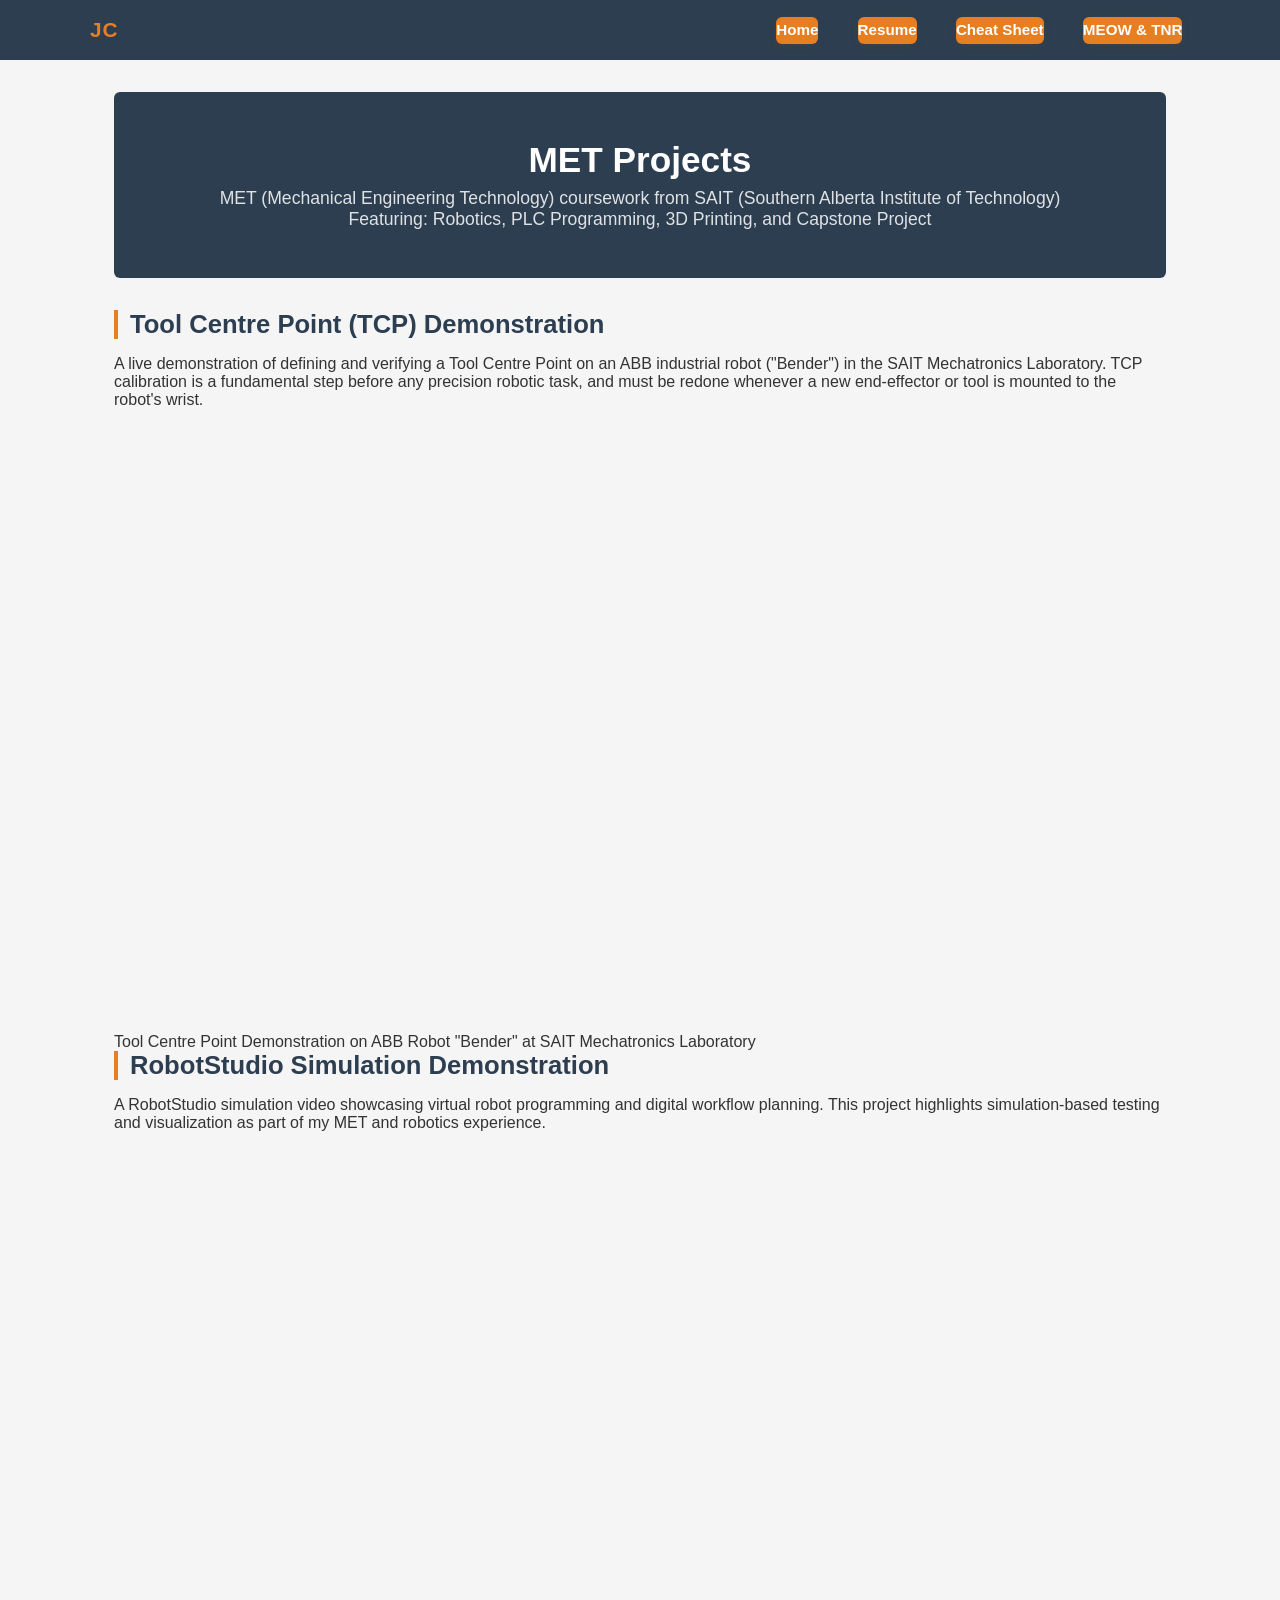
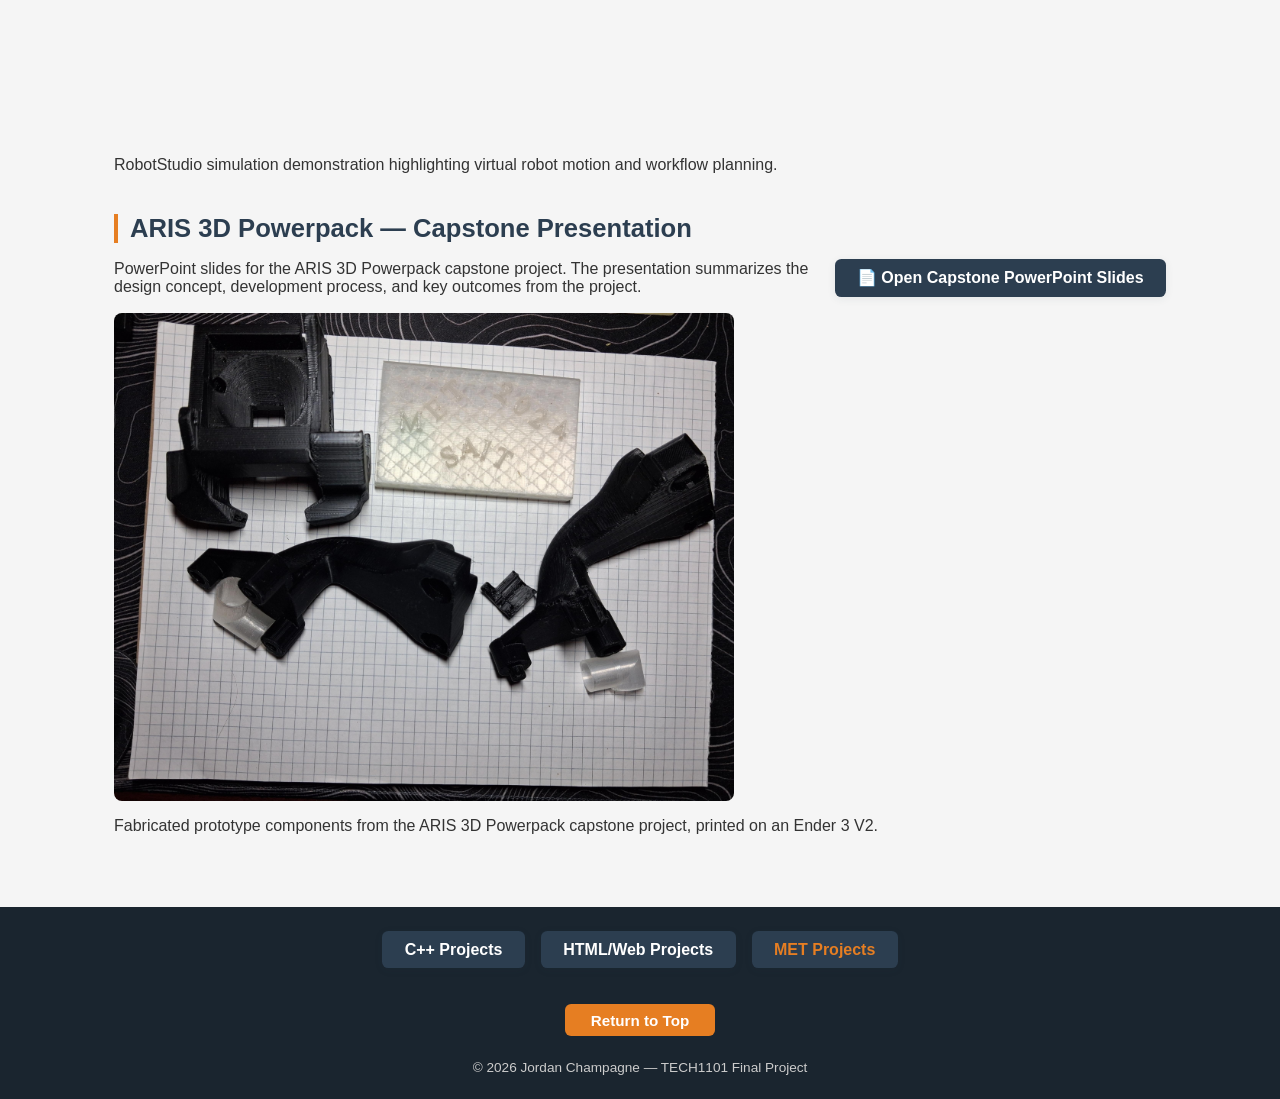
<file: met-projects.html>
<!DOCTYPE html>
<!--
    File:        met-projects.html
    Author:      Jordan Champagne (Student ID: JC484889)
    Course:      TECH1101 — Web and Internet Fundamentals
    Institution: Bow Valley College
    Date:        April 2026
    Description: MET Projects page highlighting Mechanical Engineering Technology
                 work from SAIT — including PLC programming, ABB robotics TCP
                 calibration, 3D printing, and the ARIS 3D Powerpack capstone.
    AI Assistance: GitHub Copilot used for code suggestions and debugging support.
-->
<html lang="en">
<head>
    <meta charset="UTF-8">
    <meta name="viewport" content="width=device-width, initial-scale=1.0">
    <title>MET Projects | Jordan's Portfolio</title>
    <link rel="stylesheet" href="css/style.css">
</head>
<body>
    <nav>
        <div class="nav-container">
            <a href="index.html" class="nav-logo">JC</a>

            <button id="nav-toggle" class="nav-toggle" aria-label="Toggle navigation" aria-expanded="false">
                <span></span>
                <span></span>
                <span></span>
            </button>

            <ul id="nav-links" class="nav-links">
                <li><a href="index.html">Home</a></li>
                <li><a href="resume.html">Resume</a></li>
                <li><a href="cheatsheet.html">Cheat Sheet</a></li>
                <li><a href="meow-tnr.html">MEOW &amp; TNR</a></li>
            </ul>
        </div>
    </nav>

    <main>
        <div class="page-hero">
            <h1>MET Projects</h1>
            <p>MET (Mechanical Engineering Technology) coursework from SAIT (Southern Alberta Institute of Technology)<br>Featuring: Robotics, PLC Programming, 3D Printing, and Capstone Project</p>
        </div>

        <section class="cpp-projects-list">

            <!-- TCP Demo Video -->
            <div class="cpp-project-card">
                <h2>Tool Centre Point (TCP) Demonstration</h2>
                <p>A live demonstration of defining and verifying a Tool Centre Point on an ABB industrial robot ("Bender") in the SAIT Mechatronics Laboratory. TCP calibration is a fundamental step before any precision robotic task, and must be redone whenever a new end-effector or tool is mounted to the robot's wrist.</p>
                <div class="project-video" style="margin: 1rem 0;">
                    <iframe
                        src="https://www.youtube.com/embed/6j9aq0gaYj0"
                        title="Tool Centre Point Demonstration on ABB Robot &quot;Bender&quot; at SAIT Mechatronics Laboratory"
                        allow="accelerometer; autoplay; clipboard-write; encrypted-media; gyroscope; picture-in-picture"
                        allowfullscreen
                        loading="lazy">
                    </iframe>
                </div>
                <p class="project-caption">Tool Centre Point Demonstration on ABB Robot "Bender" at SAIT Mechatronics Laboratory</p>
            </div>

            <!-- RobotStudio Simulation Demo Video -->
            <div class="cpp-project-card">
                <h2>RobotStudio Simulation Demonstration</h2>
                <p>A RobotStudio simulation video showcasing virtual robot programming and digital workflow planning. This project highlights simulation-based testing and visualization as part of my MET and robotics experience.</p>
                <div class="project-video" style="margin: 1rem 0;">
                    <iframe
                        src="https://www.youtube.com/embed/gs36wUTNOfk"
                        title="RobotStudio Simulation Demonstration"
                        allow="accelerometer; autoplay; clipboard-write; encrypted-media; gyroscope; picture-in-picture"
                        allowfullscreen
                        loading="lazy">
                    </iframe>
                </div>
                <p class="project-caption">RobotStudio simulation demonstration highlighting virtual robot motion and workflow planning.</p>
            </div>

        </section>

        <!-- Final Capstone Section -->
        <section class="cpp-projects-list">
            <div class="cpp-project-card">
                <h2>ARIS 3D Powerpack — Capstone Presentation</h2>
                <div style="display: flex; gap: 1rem; align-items: center; justify-content: space-between; flex-wrap: wrap;">
                    <p style="margin: 0; flex: 1 1 360px;">PowerPoint slides for the ARIS 3D Powerpack capstone project. The presentation summarizes the design concept, development process, and key outcomes from the project.</p>
                    <a href="https://1drv.ms/p/c/86273d2351d74c6b/IQCgSX9JhABtSpku3pcEkig5AcESOsD0eN-AOvIyPCCuXWk?e=DvdS2v" class="portfolio-btn" target="_blank" rel="noopener noreferrer">
                        &#128196; Open Capstone PowerPoint Slides
                    </a>
                </div>
                <img src="images/3D Printed Prototypes SAIT Capstone.jpg" alt="3D printed prototype components including a print head shroud, an early print bracket design, cable routing elbows, and a 3D printed business card holder" style="display: block; width: 100%; max-width: 620px; margin: 1rem 0; border-radius: 8px;">
                <p class="project-caption">Fabricated prototype components from the ARIS 3D Powerpack capstone project, printed on an Ender 3 V2.</p>
            </div>
        </section>
    </main>

    <button id="float-top-btn" onclick="window.scrollTo({top: 0, behavior: 'smooth'});" aria-label="Return to top">&#8679; Top</button>

    <footer>
        <div class="portfolio-nav-btns" style="display:flex;gap:1rem;justify-content:center;margin-bottom:1.5rem;">
            <a href="cpp-projects.html" class="portfolio-btn">C++ Projects</a>
            <a href="html-projects.html" class="portfolio-btn">HTML/Web Projects</a>
            <a href="met-projects.html" class="portfolio-btn portfolio-btn--active">MET Projects</a>
        </div>
        <button onclick="window.scrollTo({top: 0, behavior: 'smooth'});" class="return-top-btn">Return to Top</button>
        <p>&copy; 2026 Jordan Champagne — TECH1101 Final Project</p>
    </footer>

    <script src="js/main.js"></script>
</body>
</html>
</file>
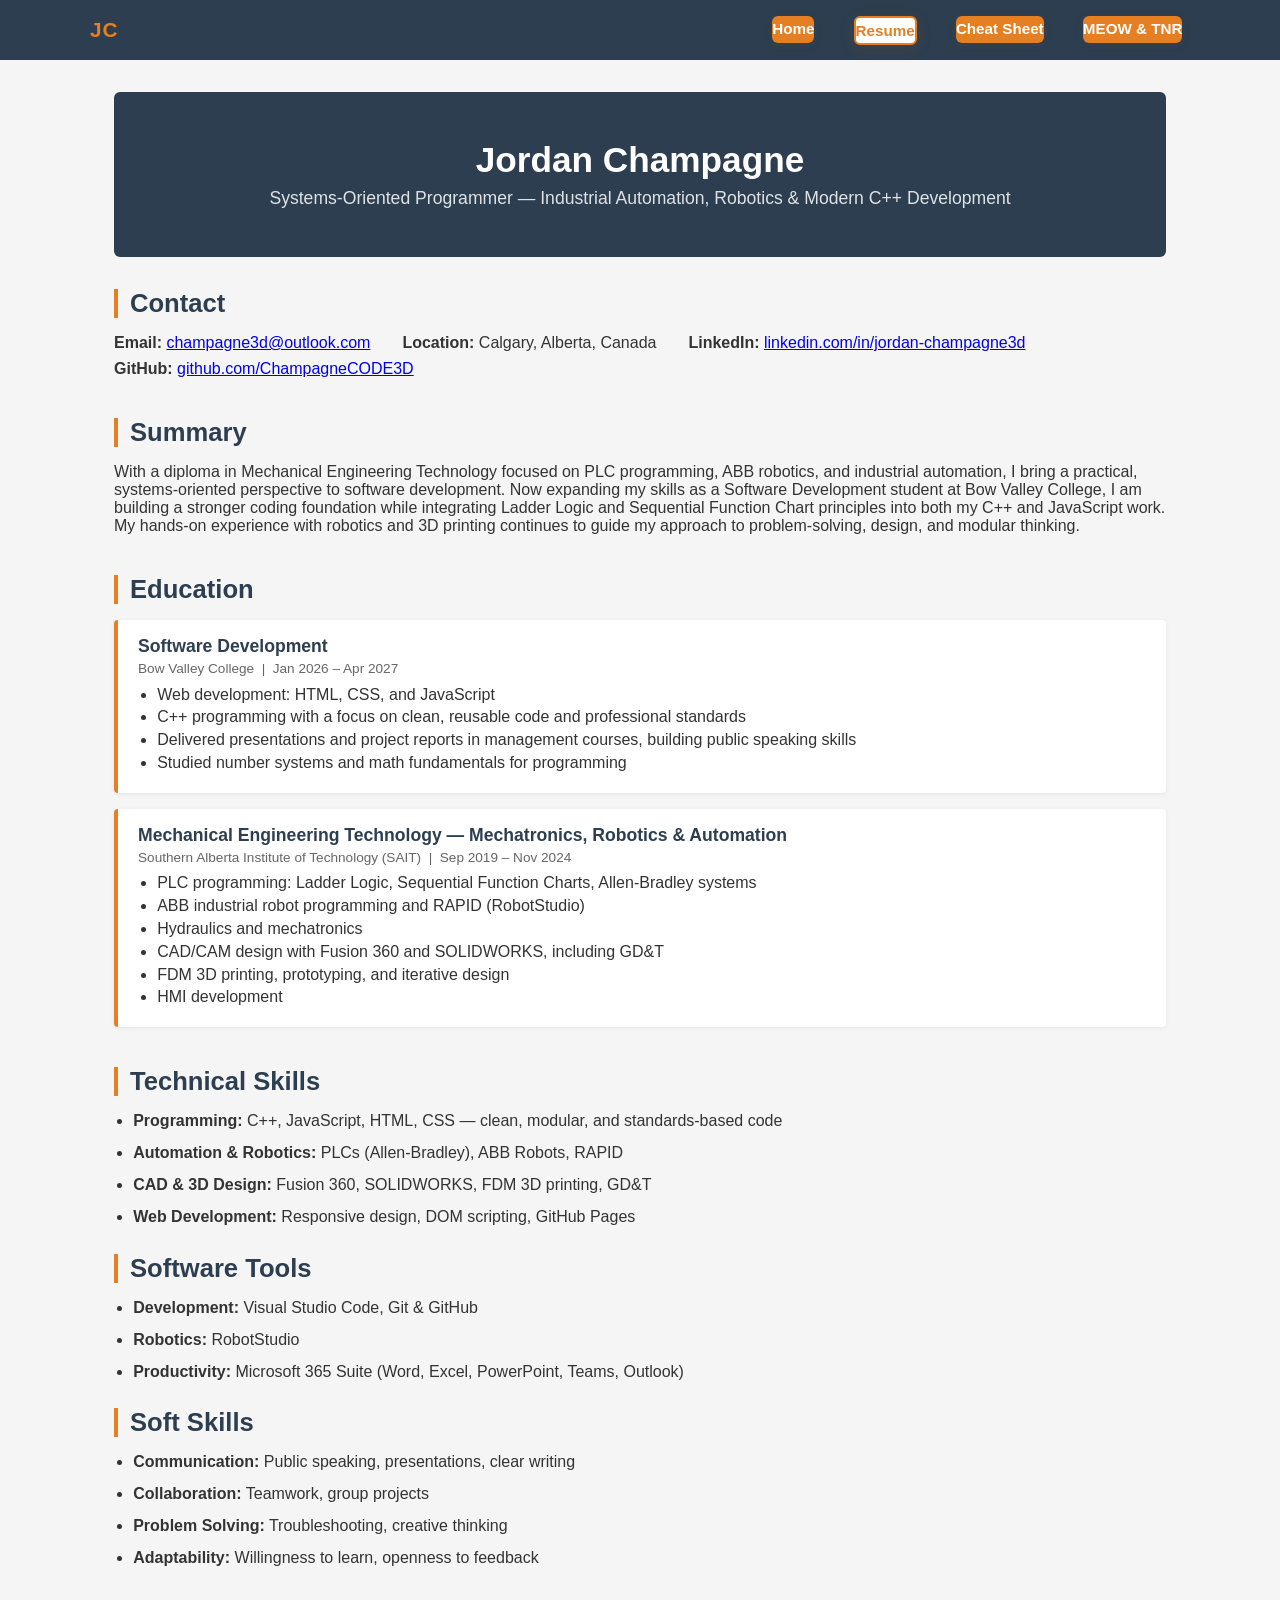
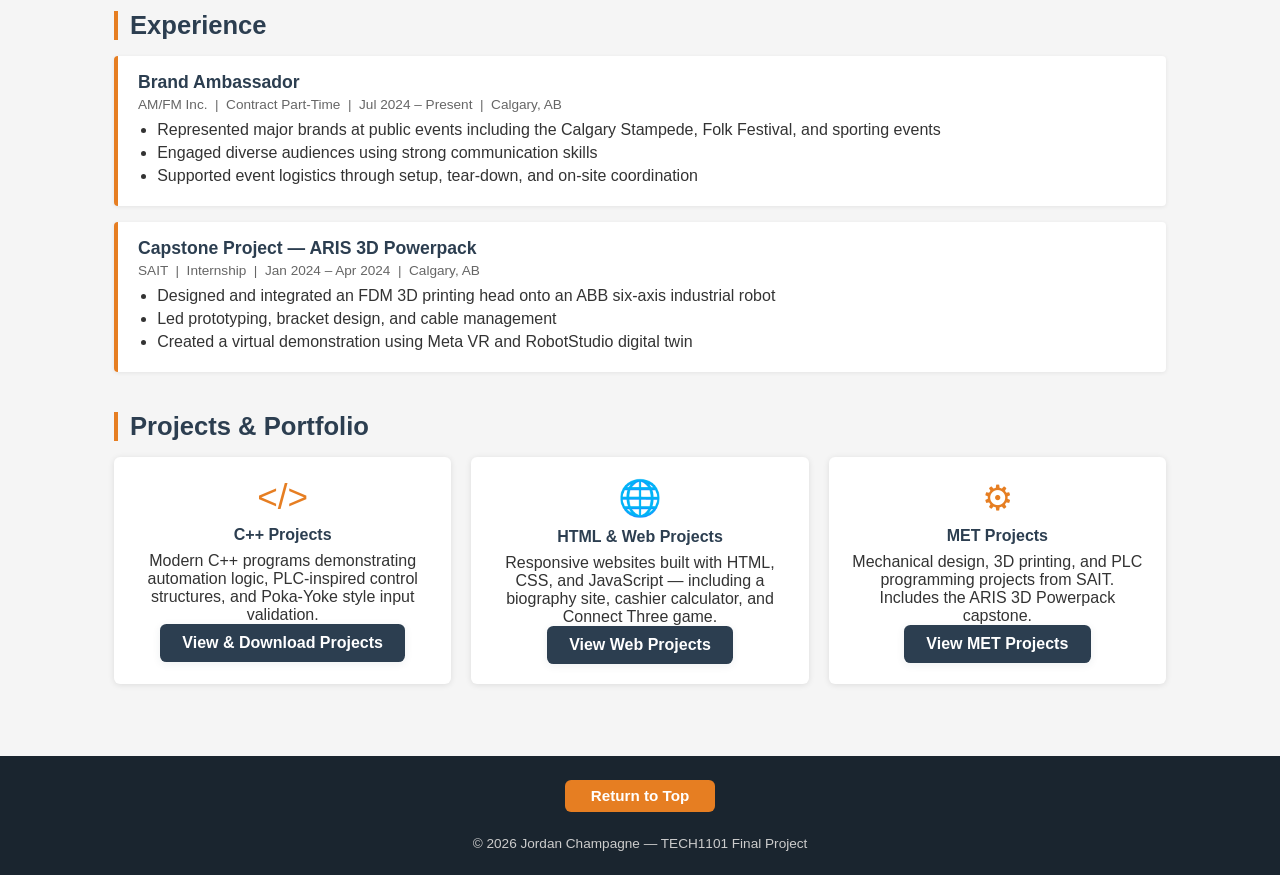
<file: resume.html>
<!DOCTYPE html>
<!--
    File:        resume.html
    Author:      Jordan Champagne (Student ID: JC484889)
    Course:      TECH1101 — Web and Internet Fundamentals
    Institution: Bow Valley College
    Date:        April 2026
    Description: Resume page for Jordan Champagne's portfolio. Presents education,
                 work experience, skills, and a trapping temperature calculator
                 built with JavaScript. Uses lists and sections for organisation.
    AI Assistance: GitHub Copilot used for code suggestions and debugging support.
-->
<html lang="en">
<head>
    <meta charset="UTF-8">
    <meta name="viewport" content="width=device-width, initial-scale=1.0">
    <title>Resume | Jordan's Portfolio</title>
    <link rel="stylesheet" href="css/style.css">
</head>
<body>

    <!-- ===== Navigation ===== -->
    <nav>
        <div class="nav-container">
            <a href="index.html" class="nav-logo">JC</a>

            <button id="nav-toggle" class="nav-toggle" aria-label="Toggle navigation" aria-expanded="false">
                <span></span>
                <span></span>
                <span></span>
            </button>

            <ul id="nav-links" class="nav-links">
                <li><a href="index.html">Home</a></li>
                <li><a href="resume.html">Resume</a></li>
                <li><a href="cheatsheet.html">Cheat Sheet</a></li>
                <li><a href="meow-tnr.html">MEOW &amp; TNR</a></li>
            </ul>
        </div>
    </nav>

    <!-- ===== Main Content ===== -->
    <main>
        <div class="page-hero">
            <h1>Jordan Champagne</h1>
            <p>Systems-Oriented Programmer &mdash; Industrial Automation, Robotics &amp; Modern C++ Development</p>
        </div>

        <!-- ---- Contact ---- -->
        <section id="contact-info">
            <h2>Contact</h2>
            <ul class="contact-list">
                <li><strong>Email:</strong> <a href="mailto:champagne3d@outlook.com">champagne3d@outlook.com</a></li>
                <li><strong>Location:</strong> Calgary, Alberta, Canada</li>
                <li><strong>LinkedIn:</strong> <a href="https://www.linkedin.com/in/jordan-champagne3d" target="_blank" rel="noopener">linkedin.com/in/jordan-champagne3d</a></li>
                <li><strong>GitHub:</strong> <a href="https://github.com/ChampagneCODE3D" target="_blank" rel="noopener">github.com/ChampagneCODE3D</a></li>
            </ul>
        </section>

        <!-- ---- Summary ---- -->
        <section id="summary">
            <h2>Summary</h2>
            <p>
                With a diploma in Mechanical Engineering Technology focused on PLC programming, ABB robotics, and industrial automation, I bring a practical, systems-oriented perspective to software development. Now expanding my skills as a Software Development student at Bow Valley College, I am building a stronger coding foundation while integrating Ladder Logic and Sequential Function Chart principles into both my C++ and JavaScript work. My hands-on experience with robotics and 3D printing continues to guide my approach to problem-solving, design, and modular thinking.
            </p>
        </section>

        <!-- ---- Education ---- -->
        <section id="education">
            <h2>Education</h2>

            <div class="resume-card">
                <h3>Software Development</h3>
                <span class="resume-meta">Bow Valley College &nbsp;|&nbsp; Jan 2026 &ndash; Apr 2027</span>
                <ul>
                    <li>Web development: HTML, CSS, and JavaScript</li>
                    <li>C++ programming with a focus on clean, reusable code and professional standards</li>
                    <li>Delivered presentations and project reports in management courses, building public speaking skills</li>
                    <li>Studied number systems and math fundamentals for programming</li>
                </ul>
            </div>

            <div class="resume-card">
                <h3>Mechanical Engineering Technology &mdash; Mechatronics, Robotics &amp; Automation</h3>
                <span class="resume-meta">Southern Alberta Institute of Technology (SAIT) &nbsp;|&nbsp; Sep 2019 &ndash; Nov 2024</span>
                <ul>
                    <li>PLC programming: Ladder Logic, Sequential Function Charts, Allen-Bradley systems</li>
                    <li>ABB industrial robot programming and RAPID (RobotStudio)</li>
                    <li>Hydraulics and mechatronics</li>
                    <li>CAD/CAM design with Fusion 360 and SOLIDWORKS, including GD&amp;T</li>
                    <li>FDM 3D printing, prototyping, and iterative design</li>
                    <li>HMI development</li>
                </ul>
            </div>
        </section>

        <!-- ---- Technical Skills ---- -->
        <section id="skills">
            <div class="skills-section">
                <h2>Technical Skills</h2>
                <ul class="skills-list">
                    <li><strong>Programming:</strong> C++, JavaScript, HTML, CSS &mdash; clean, modular, and standards-based code</li>
                    <li><strong>Automation &amp; Robotics:</strong> PLCs (Allen-Bradley), ABB Robots, RAPID</li>
                    <li><strong>CAD &amp; 3D Design:</strong> Fusion 360, SOLIDWORKS, FDM 3D printing, GD&amp;T</li>
                    <li><strong>Web Development:</strong> Responsive design, DOM scripting, GitHub Pages</li>
                </ul>
                <h2>Software Tools</h2>
                <ul class="skills-list">
                    <li><strong>Development:</strong> Visual Studio Code, Git &amp; GitHub</li>
                    <li><strong>Robotics:</strong> RobotStudio</li>
                    <li><strong>Productivity:</strong> Microsoft 365 Suite (Word, Excel, PowerPoint, Teams, Outlook)</li>
                </ul>
            </div>
            <div class="skills-section">
                <h2>Soft Skills</h2>
                <ul class="skills-list">
                    <li><strong>Communication:</strong> Public speaking, presentations, clear writing</li>
                    <li><strong>Collaboration:</strong> Teamwork, group projects</li>
                    <li><strong>Problem Solving:</strong> Troubleshooting, creative thinking</li>
                    <li><strong>Adaptability:</strong> Willingness to learn, openness to feedback</li>
                </ul>
            </div>
        </section>

        <!-- ---- Experience ---- -->
        <section id="experience">
            <h2>Experience</h2>

            <div class="resume-card">
                <h3>Brand Ambassador</h3>
                <span class="resume-meta">AM/FM Inc. &nbsp;|&nbsp; Contract Part-Time &nbsp;|&nbsp; Jul 2024 &ndash; Present &nbsp;|&nbsp; Calgary, AB</span>
                <ul>
                    <li>Represented major brands at public events including the Calgary Stampede, Folk Festival, and sporting events</li>
                    <li>Engaged diverse audiences using strong communication skills</li>
                    <li>Supported event logistics through setup, tear-down, and on-site coordination</li>
                </ul>
            </div>

            <div class="resume-card">
                <h3>Capstone Project &mdash; ARIS 3D Powerpack</h3>
                <span class="resume-meta">SAIT &nbsp;|&nbsp; Internship &nbsp;|&nbsp; Jan 2024 &ndash; Apr 2024 &nbsp;|&nbsp; Calgary, AB</span>
                <ul>
                    <li>Designed and integrated an FDM 3D printing head onto an ABB six-axis industrial robot</li>
                    <li>Led prototyping, bracket design, and cable management</li>
                    <li>Created a virtual demonstration using Meta VR and RobotStudio digital twin</li>
                </ul>
            </div>
        </section>

        <!-- ---- Projects and Portfolio ---- -->
        <section id="projects">
            <h2>Projects &amp; Portfolio</h2>
            <div class="card-grid">

                <!-- C++ Projects -->
                <div class="project-card">
                    <div class="project-card__icon">&#60;/&#62;</div>
                    <h3>C++ Projects</h3>
                    <p>Modern C++ programs demonstrating automation logic, PLC-inspired control structures, and Poka-Yoke style input validation.</p>
                    <a href="cpp-projects.html" class="portfolio-btn">View &amp; Download Projects</a>
                </div>

                <!-- HTML and Web Projects -->
                <div class="project-card">
                    <div class="project-card__icon">&#127760;</div>
                    <h3>HTML &amp; Web Projects</h3>
                    <p>Responsive websites built with HTML, CSS, and JavaScript — including a biography site, cashier calculator, and Connect Three game.</p>
                    <a href="html-projects.html" class="portfolio-btn">View Web Projects</a>
                </div>

                <!-- MET Projects -->
                <div class="project-card">
                    <div class="project-card__icon">&#9881;</div>
                    <h3>MET Projects</h3>
                    <p>Mechanical design, 3D printing, and PLC programming projects from SAIT. Includes the ARIS 3D Powerpack capstone.</p>
                    <a href="met-projects.html" class="portfolio-btn">View MET Projects</a>
                </div>

            </div>
        </section>
    </main>

    <!-- ===== Footer ===== -->
    <footer>
        <button onclick="window.scrollTo({top: 0, behavior: 'smooth'});" class="return-top-btn">Return to Top</button>
        <p>&copy; 2026 Jordan Champagne &mdash; TECH1101 Final Project</p>
    </footer>

    <!-- Floating back-to-top button -->
    <button id="float-top-btn" onclick="window.scrollTo({top:0,behavior:'smooth'})" aria-label="Back to top">&#8679; Top</button>

    <script src="js/main.js"></script>
</body>
</html>
</file>
<file: css/style.css>
/* ============================================================
   File:        style.css
   Author:      Jordan Champagne (Student ID: JC484889)
   Course:      TECH1101 — Web and Internet Fundamentals
   Institution: Bow Valley College
   Date:        April 2026
   Description: Shared stylesheet for all pages of Jordan Champagne's
                personal portfolio website. Handles layout, typography,
                colour theming, navigation, cards, buttons, responsive
                design for all viewports, and page-specific overrides.
   AI Assistance: GitHub Copilot used for code suggestions and debugging.
   ============================================================ */

/* ============================================================
   Navigation & Button Overrides
   These rules override the base nav-link styles defined later
   in the file to make all nav links render as styled buttons.
   ============================================================ */
.nav-links a {
    background: var(--colour-accent, #e67e22);
    color: #fff !important;
    padding: 0.5em 2.2em;
    border: none;
    border-radius: 0.4em;
    text-decoration: none;
    font-weight: 600;
    font-size: 1rem;
    margin: 0 0.5em;
    transition: background 0.2s, color 0.2s, box-shadow 0.2s;
    display: inline-block;
    box-shadow: 0 2px 8px rgba(230,103,34,0.08);
    cursor: pointer;
}
.nav-links a:hover, .nav-links a.active {
    background: #fff;
    color: var(--colour-accent, #e67e22) !important;
    box-shadow: 0 4px 16px rgba(230,103,34,0.12);
    border: 2px solid var(--colour-accent, #e67e22);
}
/* Portfolio navigation buttons (bottom of C++ Projects page) */
.portfolio-btn {
    background: var(--colour-primary, #2c3e50);
    color: #fff !important;
    padding: 0.6em 1.4em;
    border: none;
    border-radius: 0.4em;
    text-decoration: none;
    font-weight: 600;
    font-size: 1rem;
    transition: background 0.2s, color 0.2s;
    box-shadow: 0 2px 8px rgba(44,62,80,0.08);
    cursor: pointer;
    display: inline-block;
}
.portfolio-btn:hover:not(.portfolio-btn--active) {
    background: var(--colour-primary, #2c3e50);
    color: var(--colour-accent, #e67e22);
}

/* Current page in footer project nav */
a.portfolio-btn.portfolio-btn--active,
button.portfolio-btn.portfolio-btn--active {
    color: var(--colour-accent, #e67e22) !important;
    pointer-events: none;
    cursor: default;
    opacity: 1;
}
/* ---------- CSS Reset & Base ---------- */
*, *::before, *::after {
    box-sizing: border-box;
    margin: 0;
    padding: 0;
}

:root {
    /* Colour palette — edit these to restyle the whole site */
    --colour-primary:    #2c3e50;
    --colour-accent:     #e67e22;
    --colour-bg:         #f5f5f5;
    --colour-text:       #333333;
    --colour-nav-bg:     #2c3e50;
    --colour-nav-text:   #ffffff;
    --colour-footer-bg:  #1a252f;
    --colour-footer-text:#cccccc;

    /* Typography */
    --font-main: 'Segoe UI', Tahoma, Geneva, Verdana, sans-serif;
    --font-mono: 'Courier New', Courier, monospace;
}

body {
    font-family: var(--font-main);
    background-color: var(--colour-bg);
    color: var(--colour-text);
    min-height: 100vh;
    display: flex;
    flex-direction: column;
}

/* ---------- Navigation ---------- */
nav {
    background-color: var(--colour-nav-bg);
    padding: 0 1.5rem;
    position: sticky;
    top: 0;
    z-index: 100;
}

.nav-container {
    display: flex;
    justify-content: space-between;
    align-items: center;
    max-width: 1100px;
    margin: 0 auto;
    height: 3.75rem;
}

.nav-logo {
    color: var(--colour-accent);
    font-size: 1.3rem;
    font-weight: 700;
    text-decoration: none;
    letter-spacing: 1px;
}

/* Hamburger button — hidden on desktop */
.nav-toggle {
    display: none;
    flex-direction: column;
    gap: 5px;
    background: none;
    border: none;
    cursor: pointer;
    padding: 4px;
}

.nav-toggle span {
    display: block;
    width: 1.5rem;
    height: 0.2rem;
    background-color: var(--colour-nav-text);
    border-radius: 0.125rem;
    transition: all 0.3s ease;
}

.nav-links {
    list-style: none;
    display: flex;
    gap: 1.5rem;
}

.nav-links a {
    color: var(--colour-nav-text);
    text-decoration: none;
    font-size: 0.95rem;
    padding: 4px 0;
    border-bottom: 2px solid transparent;
    transition: border-colour 0.2s, color 0.2s;
}

.nav-links a:hover,
.nav-links a.active {
    color: var(--colour-accent);
    border-bottom-color: var(--colour-accent);
}

/* ---------- Main Content ---------- */
main {
    flex: 1;
    max-width: 1100px;
    width: 100%;
    margin: 0 auto;
    padding: 2rem 1.5rem;
}

/* Page hero / banner area */
.page-hero {
    background-color: var(--colour-primary);
    color: #fff;
    text-align: center;
    padding: 3rem 1.5rem;
    margin-bottom: 2rem;
    border-radius: 6px;
}

.page-hero h1 {
    font-size: 2.2rem;
    margin-bottom: 0.5rem;
}

.page-hero p {
    font-size: 1.1rem;
    opacity: 0.85;
}

/* General section spacing */
section {
    margin-bottom: 2.5rem;
}

section h2 {
    font-size: 1.6rem;
    color: var(--colour-primary);
    border-left: 4px solid var(--colour-accent);
    padding-left: 0.75rem;
    margin-bottom: 1rem;
}

/* ---------- Footer ---------- */
footer {
    background-color: var(--colour-footer-bg);
    color: var(--colour-footer-text);
    text-align: center;
    padding: 1.5rem 1rem;
    font-size: 0.85rem;
    display: flex;
    flex-direction: column;
    align-items: center;
    gap: 0.75rem;
}

.return-top-btn {
    display: block;
    margin: 0 auto 0.75rem auto;
    background: var(--colour-accent, #e67e22);
    color: #fff;
    border: none;
    border-radius: 0.4em;
    padding: 0.5em 1.7em;
    font-size: 0.95rem;
    font-weight: 600;
    cursor: pointer;
    transition: background 0.2s;
}
.return-top-btn:hover {
    background: #fff;
    color: var(--colour-accent, #e67e22);
    outline: 2px solid var(--colour-accent, #e67e22);
}

/* ---------- Page Table of Contents ---------- */
.page-toc {
    background: #fff;
    border-left: 4px solid var(--colour-accent, #e67e22);
    border-radius: 0.4em;
    padding: 1em 1.5em;
    margin: 1.5em auto;
    max-width: 860px;
    position: static;
    top: auto;
    z-index: auto;
    box-shadow: none;
}
.page-toc h2 {
    font-size: 1rem;
    margin-bottom: 0.5em;
    color: var(--colour-primary, #2c3e50);
    text-transform: uppercase;
    letter-spacing: 0.05em;
}
.page-toc ul {
    display: grid;
    grid-template-columns: 1fr 1fr;
    gap: 0.2em 2em;
    list-style: none;
    padding: 0;
    margin: 0;
}
.page-toc ul li {
    margin: 0.3em 0;
}
.page-toc ul li a {
    color: var(--colour-accent, #e67e22);
    text-decoration: none;
    font-weight: 500;
}
.page-toc ul li a:hover {
    text-decoration: underline;
}

/* ---------- Floating Back-to-Top Button ---------- */
#float-top-btn {
    position: fixed;
    bottom: 2rem;
    right: 1.5rem;
    background: var(--colour-accent, #e67e22);
    color: #fff;
    border: none;
    border-radius: 2em;
    padding: 0.55em 1.1em;
    font-size: 1rem;
    font-weight: 700;
    cursor: pointer;
    box-shadow: 0 4px 16px rgba(0,0,0,0.18);
    opacity: 0;
    pointer-events: none;
    transition: opacity 0.3s, background 0.2s;
    z-index: 999;
}
#float-top-btn.visible {
    opacity: 1;
    pointer-events: auto;
}
#float-top-btn:hover {
    background: var(--colour-primary, #2c3e50);
}

/* Skills section headings & lists */
.skills-section {
    margin-bottom: 1.5rem;
}

.skills-section h2 {
    margin-top: 1.5rem;
    margin-bottom: 0.75rem;
}

.skills-section h2:first-child {
    margin-top: 0;
}

.skills-list {
    padding-left: 1.2rem;
    margin-bottom: 1rem;
}

.skills-list li {
    margin-bottom: 0.4rem;
    line-height: 1.6;
}

/* ============================================================
   Resume Page Components
   ============================================================ */

/* Contact list */
.contact-list {
    list-style: none;
    display: flex;
    flex-wrap: wrap;
    gap: 0.5rem 2rem;
}

/* Card used for education and experience entries */
.resume-card {
    background: #fff;
    border-left: 4px solid var(--colour-accent);
    padding: 1rem 1.25rem;
    margin-bottom: 1rem;
    border-radius: 0.25rem;
    box-shadow: 0 1px 4px rgba(0,0,0,0.07);
}

.resume-card h3 {
    font-size: 1.1rem;
    color: var(--colour-primary);
    margin-bottom: 0.25rem;
}

.submission-project-group h3 {
    font-size: 1.45rem;
    margin-bottom: 0.4rem;
}

.resume-meta {
    display: block;
    font-size: 0.85rem;
    color: #666;
    margin-bottom: 0.6rem;
}

.resume-card ul {
    padding-left: 1.2rem;
}

.resume-card ul li {
    margin-bottom: 0.3rem;
}

/* Skills table */
.skills-table {
    width: 100%;
    border-collapse: collapse;
    background: #fff;
    box-shadow: 0 1px 4px rgba(0,0,0,0.07);
    border-radius: 4px;
    overflow: hidden;
}

.skills-table th,
.skills-table td {
    padding: 0.75rem 1rem;
    text-align: left;
    border-bottom: 1px solid #e0e0e0;
}

.skills-table thead th {
    background-color: var(--colour-primary);
    color: #fff;
    font-weight: 600;
}

.skills-table tbody tr:last-child td {
    border-bottom: none;
}

.skills-table tbody tr:hover {
    background-color: #f0f0f0;
}

/* Project card grid */
.card-grid {
    display: grid;
    grid-template-columns: repeat(auto-fit, minmax(220px, 1fr));
    gap: 1.25rem;
}

.project-card {
    background: #fff;
    border-radius: 0.375rem;
    padding: 1.25rem;
    box-shadow: 0 1px 6px rgba(0,0,0,0.1);
    text-align: center;
    transition: transform 0.2s, box-shadow 0.2s;
}

.project-card:hover {
    transform: translateY(-0.25rem);
    box-shadow: 0 4px 14px rgba(0,0,0,0.15);
}

.project-card__icon {
    font-size: 2.2rem;
    margin-bottom: 0.6rem;
    color: var(--colour-accent);
}

.project-card h3 {
    font-size: 1rem;
    color: var(--colour-primary);
    margin-bottom: 0.5rem;
}

/* Responsive video wrapper inside project cards */
.project-video {
    position: relative;
    width: 100%;
    padding-bottom: 56.25%; /* 16:9 */
    height: 0;
    margin: 0.75rem 0;
    border-radius: 0.375rem;
    overflow: hidden;
}

.project-video iframe {
    position: absolute;
    top: 0;
    left: 0;
    width: 100%;
    height: 100%;
    border: none;
}

/* Extra spacing for HTML/Web projects page cards */
.web-projects-list {
    margin-top: 1.2rem;
}

.web-projects-list .cpp-project-card {
    margin-bottom: 1.6rem;
}

.web-projects-list .cpp-project-card h2 {
    margin-bottom: 0.85rem;
}

.web-projects-list .cpp-project-card p {
    margin-bottom: 1rem;
    line-height: 1.6;
}

/* Extra spacing for C++ downloads page cards */
.cpp-downloads-list {
    margin-top: 1.2rem;
}

.cpp-downloads-list .cpp-project-card {
    margin-bottom: 1.6rem;
}

.cpp-downloads-list .cpp-project-card h2 {
    margin-bottom: 0.85rem;
}

.cpp-downloads-list .cpp-project-card p {
    margin-bottom: 1rem;
    line-height: 1.6;
}

/* ============================================================
   Hobby / Interests Page Components
   ============================================================ */

/* TNR ordered steps */
.tnr-steps {
    padding-left: 1.4rem;
    margin: 1rem 0;
}

.tnr-steps li {
    margin-bottom: 0.5rem;
}

/* TNR comparison table */
.tnr-table {
    width: 100%;
    border-collapse: collapse;
    margin-top: 1rem;
    background: #fff;
    box-shadow: 0 1px 4px rgba(0,0,0,0.07);
    border-radius: 4px;
    overflow: hidden;
}

.tnr-table caption {
    font-weight: 600;
    text-align: left;
    padding: 0.5rem 1rem;
    background: #eef2f5;
    color: var(--colour-primary);
}

.tnr-table th,
.tnr-table td {
    padding: 0.7rem 1rem;
    border-bottom: 1px solid #e0e0e0;
    text-align: left;
}

.tnr-table thead th {
    background-color: var(--colour-primary);
    color: #fff;
}

.tnr-table tbody tr:last-child td {
    border-bottom: none;
}

/* Temperature Checker card */
.temp-checker-card {
    background: #fff;
    border-radius: 8px;
    padding: 1.5rem;
    box-shadow: 0 1px 6px rgba(0,0,0,0.1);
    max-width: 560px;
}

.temp-input-row {
    display: flex;
    flex-wrap: wrap;
    align-items: center;
    gap: 0.6rem;
    margin-bottom: 1rem;
}

.temp-input-row label {
    font-weight: 600;
    flex-basis: 100%;   /* label on its own line on small screens */
}

.temp-input-row input[type="number"] {
    width: 5.5rem;
    padding: 0.5rem 0.6rem;
    border: 1px solid #ccc;
    border-radius: 4px;
    font-size: 1rem;
    font-family: var(--font-main);
}

.temp-input-row select {
    padding: 0.5rem 0.4rem;
    border: 1px solid #ccc;
    border-radius: 4px;
    font-size: 1rem;
    font-family: var(--font-main);
    background: #fff;
}

/* Primary button style */
.btn-primary {
    background-color: var(--colour-accent);
    color: #fff;
    border: none;
    padding: 0.55rem 1.1rem;
    border-radius: 4px;
    font-size: 0.95rem;
    cursor: pointer;
    transition: background-color 0.2s;
}

.btn-primary:hover {
    background-color: #cf6d17;
}

/* Result box — colour changes based on outcome */
.temp-result {
    padding: 0.85rem 1rem;
    border-radius: 4px;
    font-weight: 600;
    margin-bottom: 0.75rem;
    white-space: pre-line;   /* preserves line breaks from JS template literals */
}

.temp-result--safe {
    background-color: #d4edda;
    color: #155724;
    border: 1px solid #c3e6cb;
}

.temp-result--cold {
    background-color: #cce5ff;
    color: #004085;
    border: 1px solid #b8daff;
}

.temp-result--hot {
    background-color: #f8d7da;
    color: #721c24;
    border: 1px solid #f5c6cb;
}

.temp-result--warn {
    background-color: #fff3cd;
    color: #856404;
    border: 1px solid #ffeeba;
}

.temp-note {
    font-size: 0.82rem;
    color: #666;
}

/* ---------- Responsive — Tablet (≤768px) ---------- */
@media (max-width: 768px) {
    .nav-toggle {
        display: flex;
    }

    .nav-links {
        display: none;
        flex-direction: column;
        gap: 0;
        position: absolute;
        top: 60px;
        left: 0;
        width: 100%;
        background-color: var(--colour-nav-bg);
        padding: 0.5rem 0;
    }

    /* JS adds .open class to show the menu */
    .nav-links.open {
        display: flex;
    }

    .nav-links li a {
        display: block;
        padding: 0.75rem 1.5rem;
        border-bottom: none;
    }

    .page-hero h1 {
        font-size: 1.6rem;
    }
}

/* ---------- Responsive — Mobile (≤480px) ---------- */
@media (max-width: 480px) {
    main {
        padding: 1.25rem 1rem;
    }

    .page-hero {
        padding: 2rem 1rem;
    }

    .page-hero h1 {
        font-size: 1.3rem;
    }
}

/* ============================================================
   Responsive Images
   ============================================================ */
.content-img {
    display: block;
    max-width: 100%;
    height: auto;
    border-radius: 8px;
    margin: 1rem 0;
}

/* ============================================================
   Home Page — Nav Cards
   ============================================================ */
#about p {
    font-size: 1.1rem;
    line-height: 1.8;
}

.about-grid {
    display: grid;
    grid-template-columns: 11.25rem 1fr;
    gap: 2rem;
    align-items: center;
}

.profile-img {
    width: 11.25rem;
    height: 11.25rem;
    object-fit: cover;
    border-radius: 50%;
    border: 0.2rem solid #f59e0b;
    display: block;
}

@media (max-width: 600px) {
    .about-grid {
        grid-template-columns: 1fr;
        text-align: center;
    }
    .profile-img {
        margin: 0 auto;
    }
}

.nav-card {
    display: flex;
    flex-direction: column;
    align-items: center;
    text-align: center;
    background: var(--card-bg, #fff);
    border: 2px solid #f59e0b;
    border-radius: 0.75rem;
    padding: 3rem 1.5rem;
    text-decoration: none;
    color: inherit;
    transition: transform 0.2s ease, box-shadow 0.2s ease;
}

.nav-card:hover {
    transform: translateY(-4px);
    box-shadow: 0 8px 24px rgba(0, 0, 0, 0.1);
}

.nav-card__icon {
    font-size: 2.5rem;
    margin-bottom: 0.75rem;
}

.nav-card h3 {
    margin-bottom: 0.5rem;
    color: var(--heading, #1e293b);
}

.nav-card p {
    font-size: 1rem;
    color: var(--text-muted, #64748b);
    margin: 0;
}

/* ============================================================
   Cheat Sheet Entries
   ============================================================ */
.cheat-entry {
    background: var(--card-bg, #fff);
    border: 1px solid var(--border, #e2e8f0);
    border-left: 4px solid var(--accent, #f59e0b);
    border-radius: 8px;
    padding: 1.25rem 1.5rem;
    margin-bottom: 1.5rem;
    scroll-margin-top: 4.5rem; /* offset for sticky nav (3.75rem) + small gap */
}

.cheat-entry h2 {
    font-size: 1.1rem;
    margin-bottom: 0.5rem;
    color: var(--heading, #1e293b);
}

.cheat-entry p {
    margin-bottom: 0.75rem;
    color: var(--text, #334155);
}

/* Code block styling */
.cheat-entry pre {
    background: #1e293b;
    color: #e2e8f0;
    border-radius: 6px;
    padding: 1rem 1.25rem;
    overflow-x: auto;
    font-size: 1rem;
    font-weight: 600;
    font-family: "Consolas", "Courier New", Courier, monospace;
    line-height: 1.8;
    tab-size: 4;
    white-space: pre;
}

.cheat-entry code {
    font-family: "Courier New", Courier, monospace;
    font-size: 0.9em;
    background: #f1f5f9;
    color: #0f172a;
    padding: 0.1em 0.4em;
    border-radius: 3px;
}

/* Inside a pre block, reset inline code styles */
.cheat-entry pre code {
    background: transparent;
    color: inherit;
    padding: 0;
    font-size: inherit;
}
</file>
